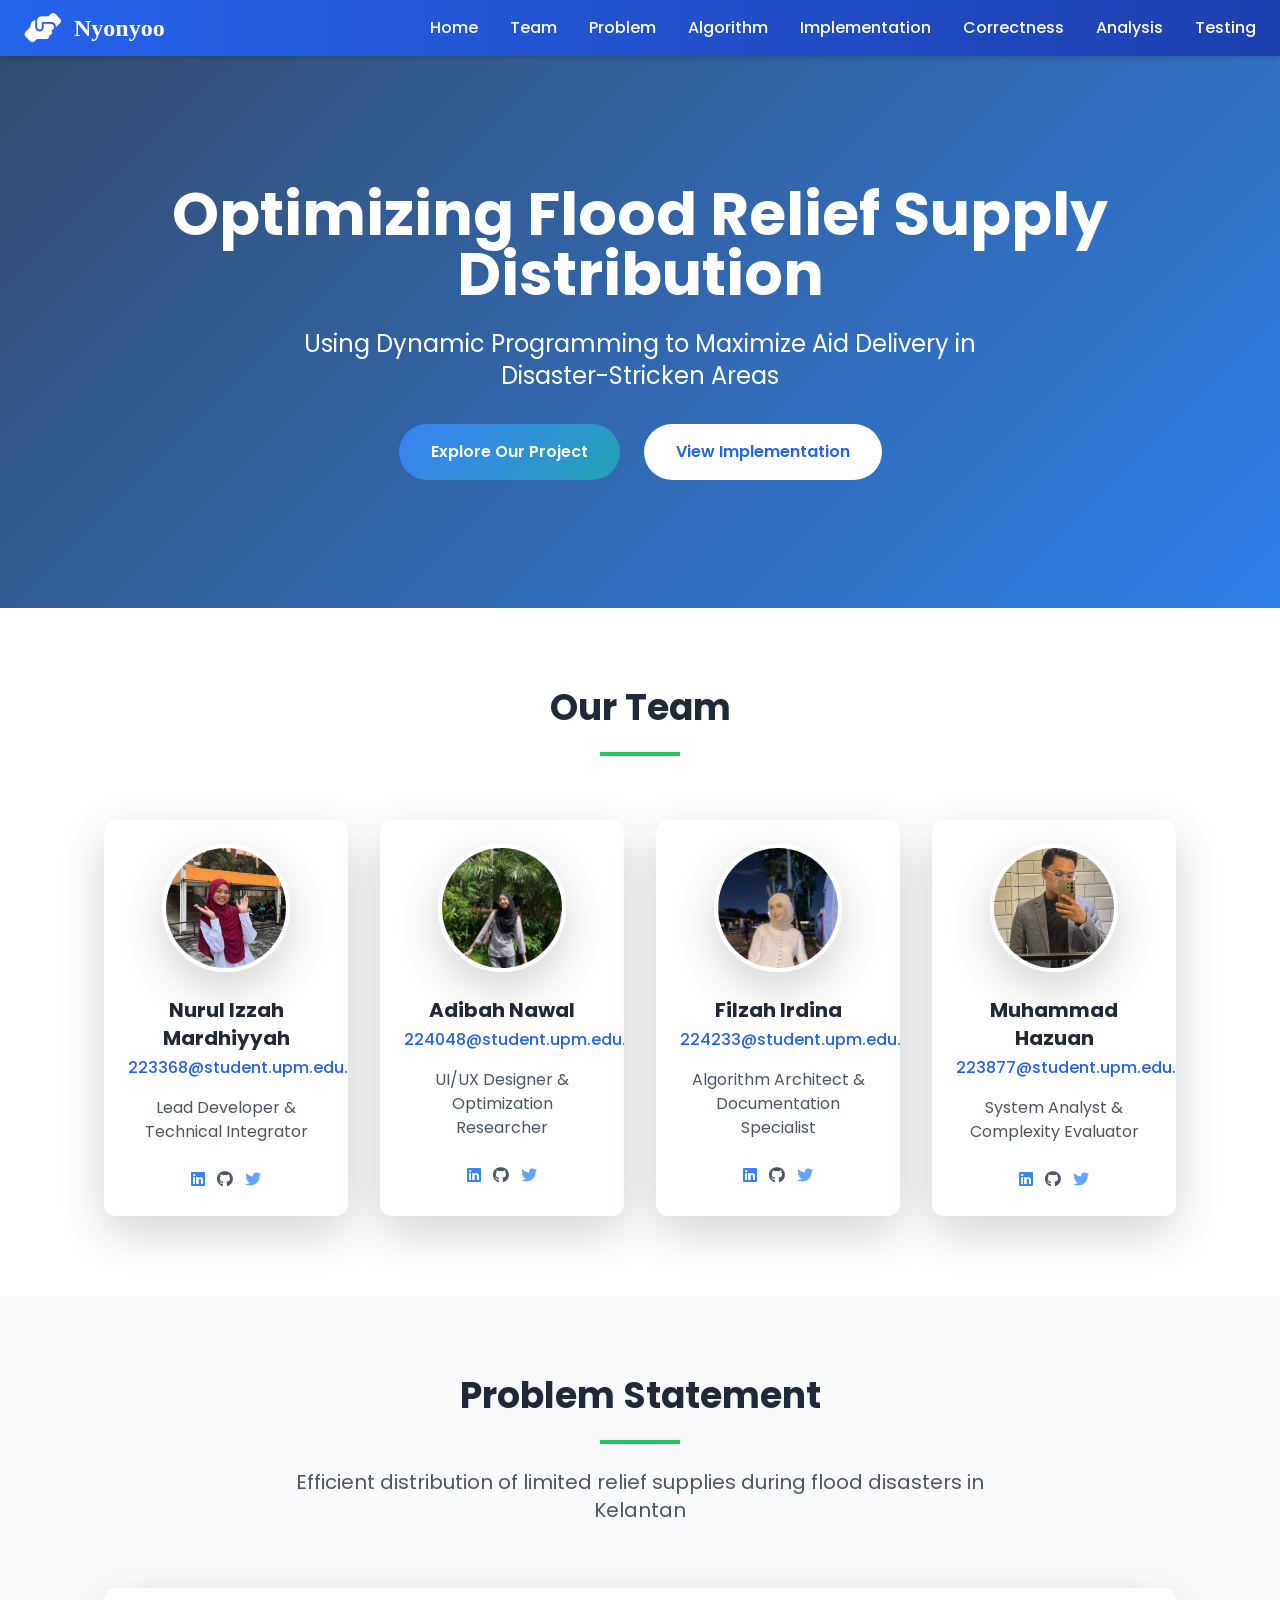
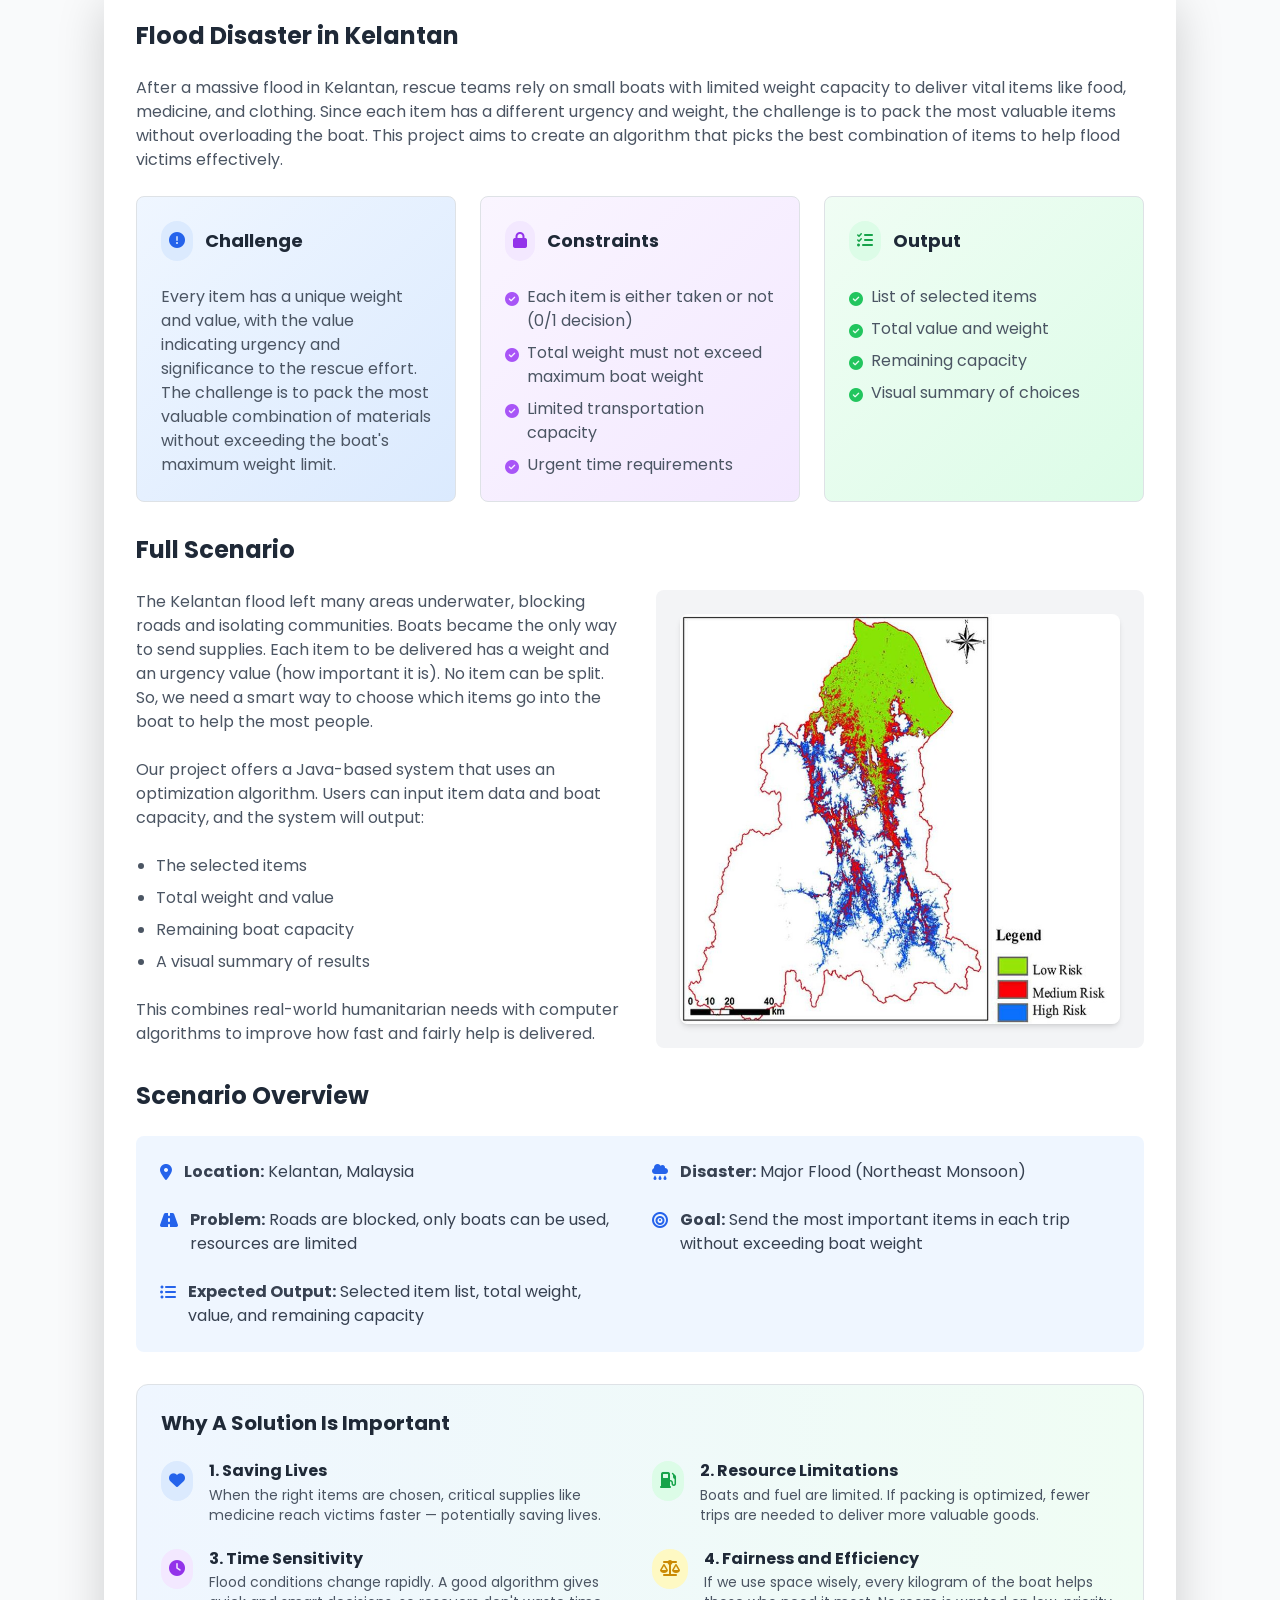
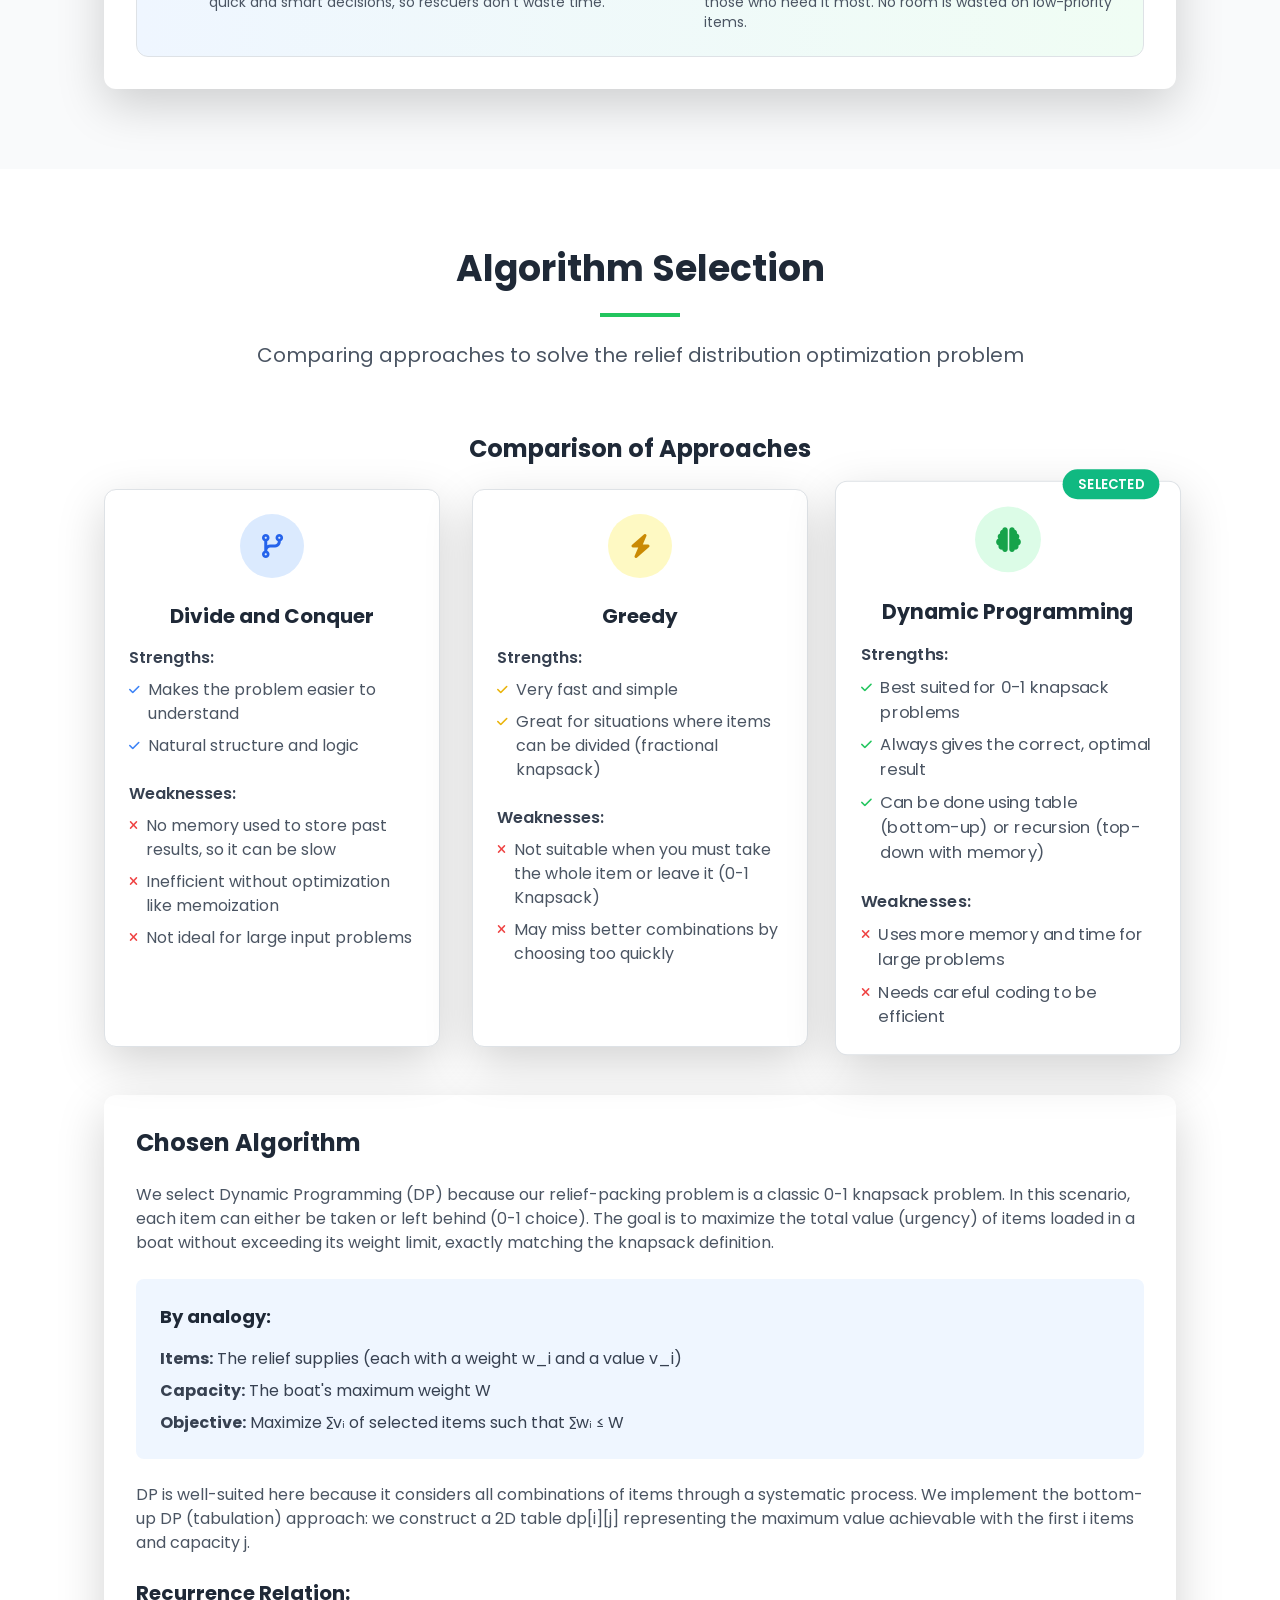
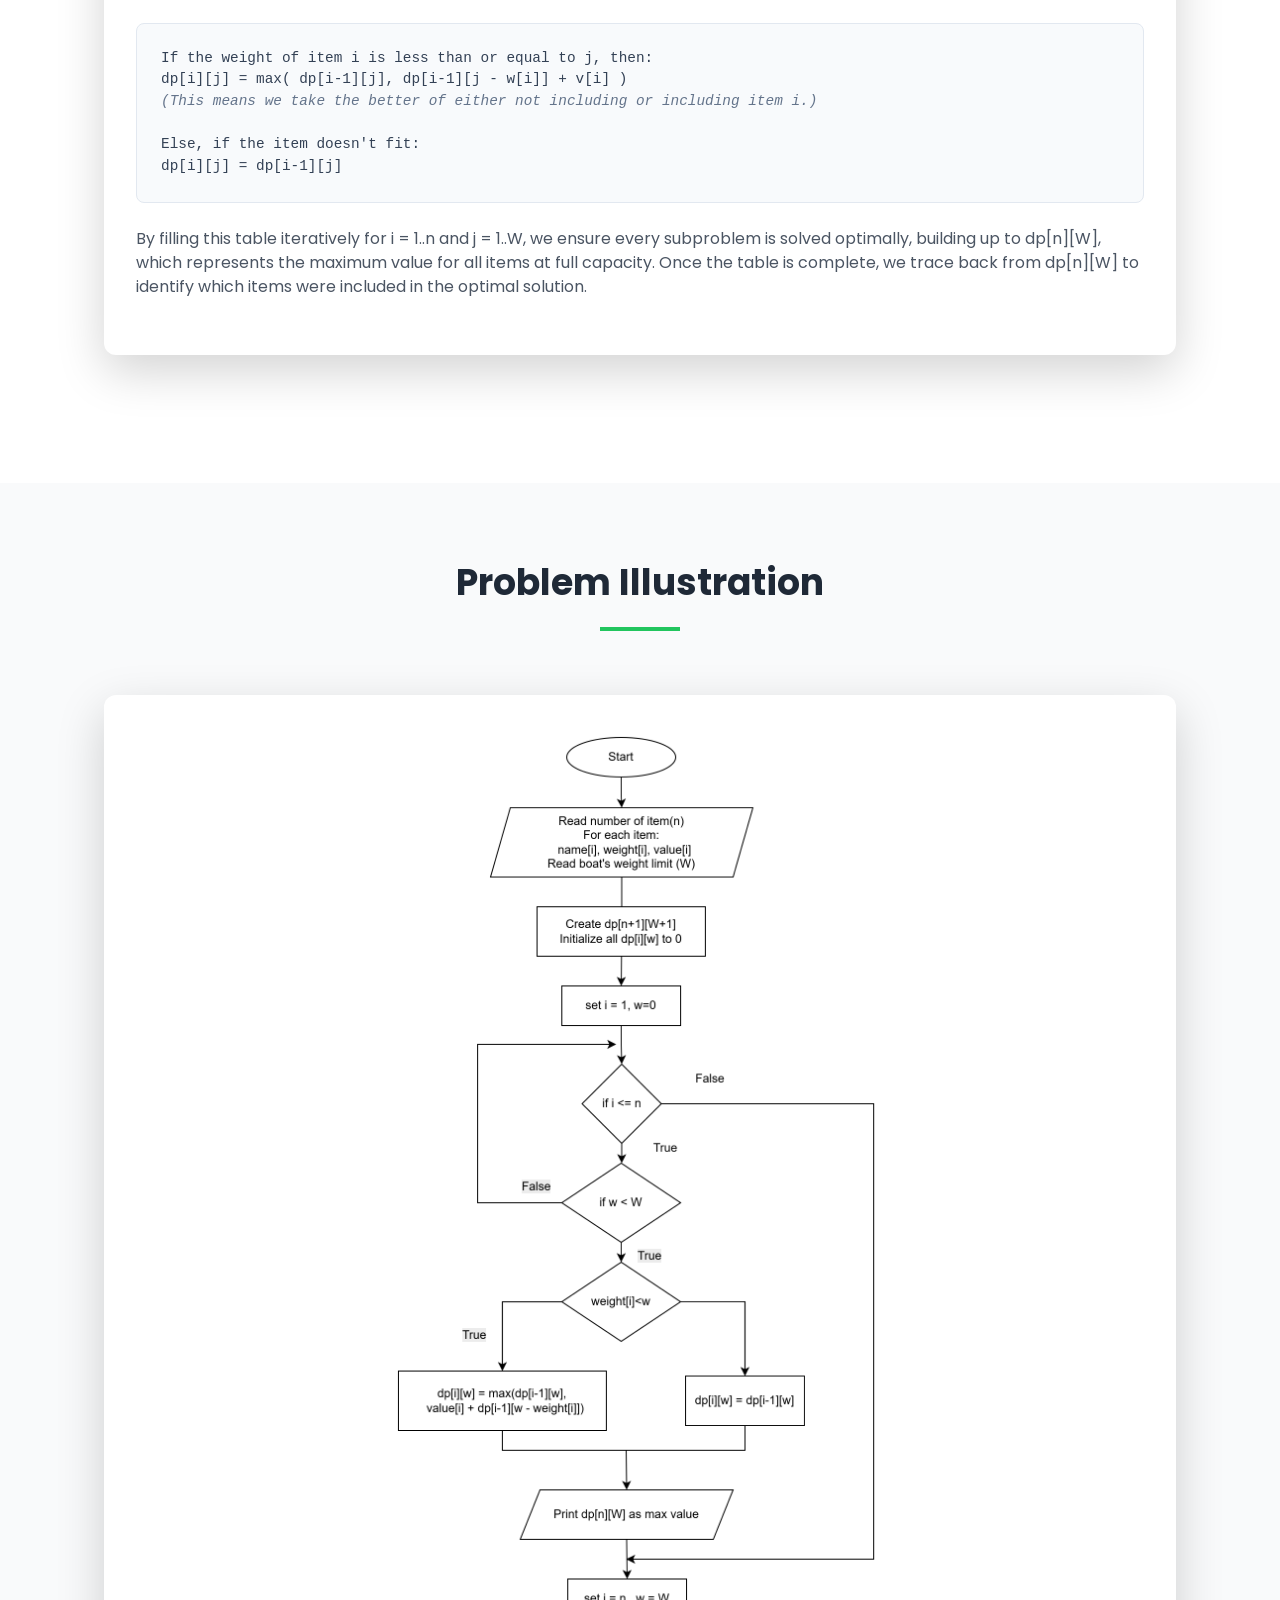
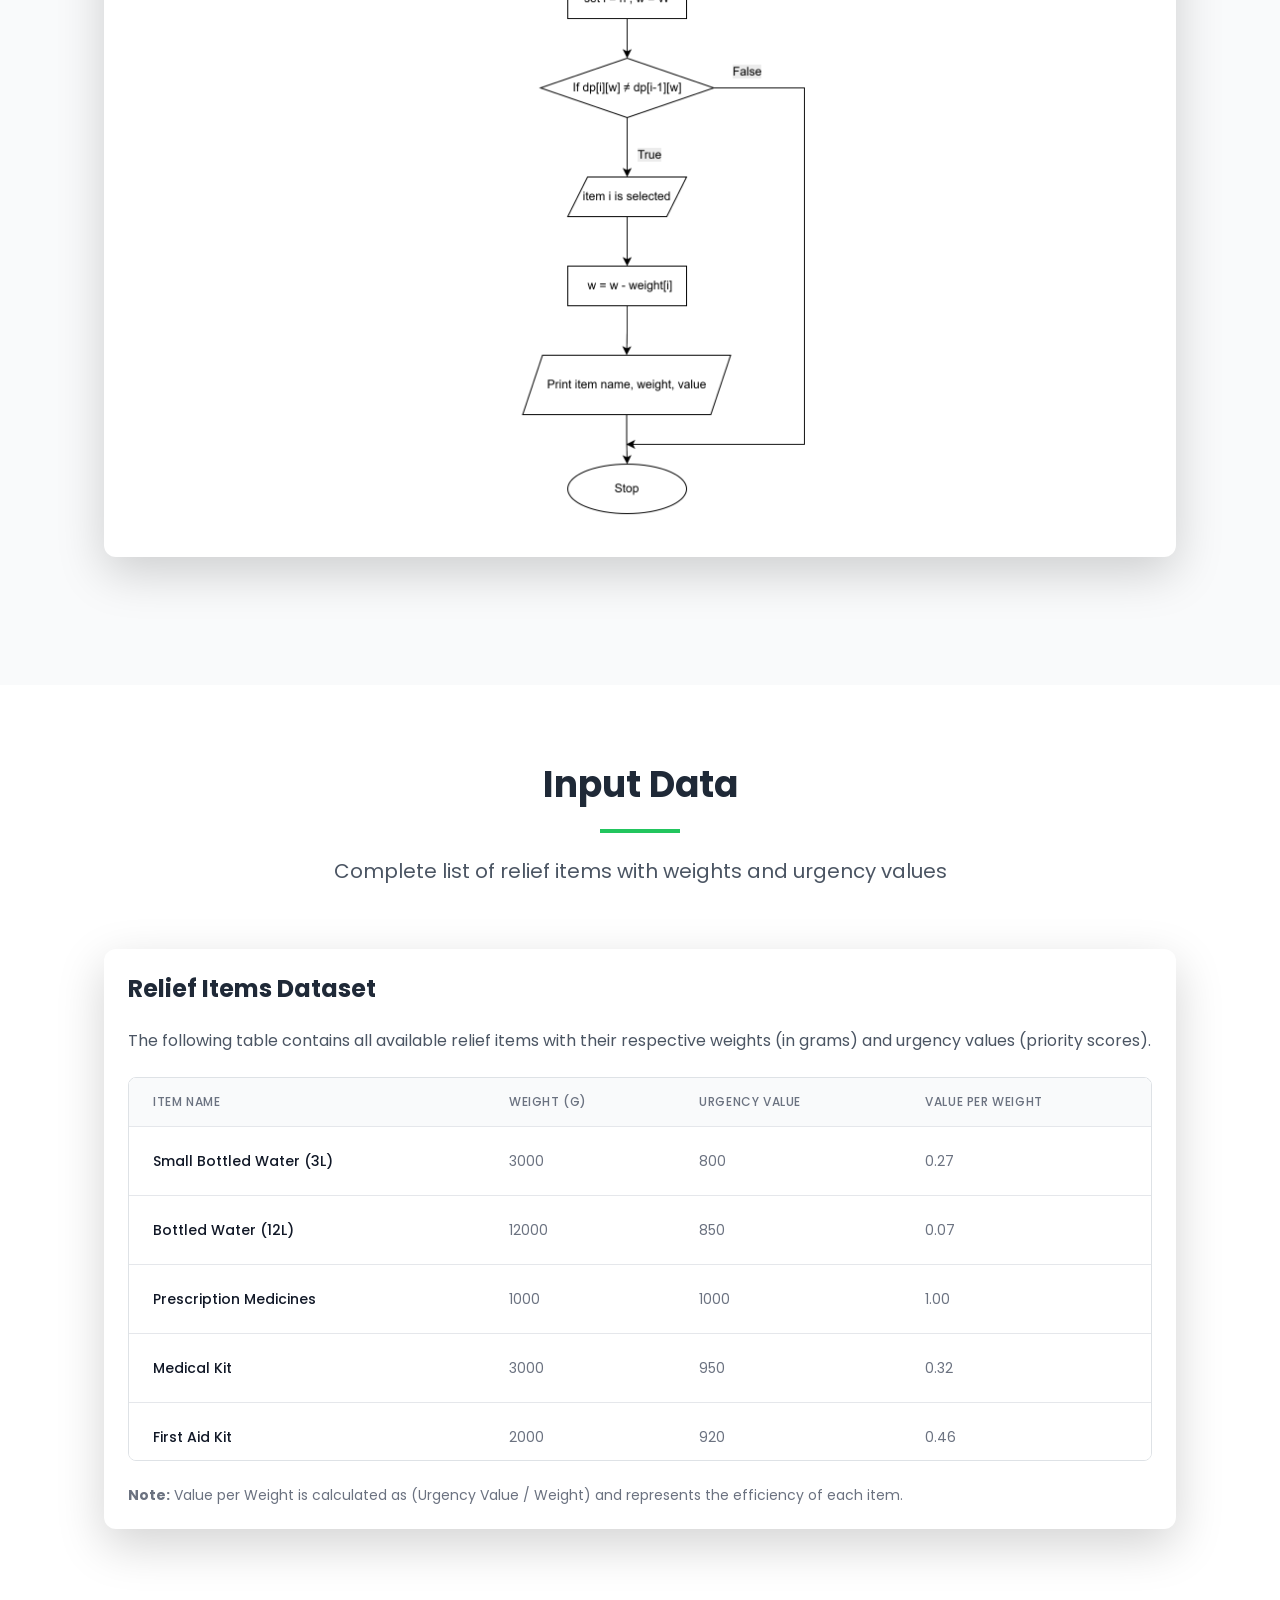
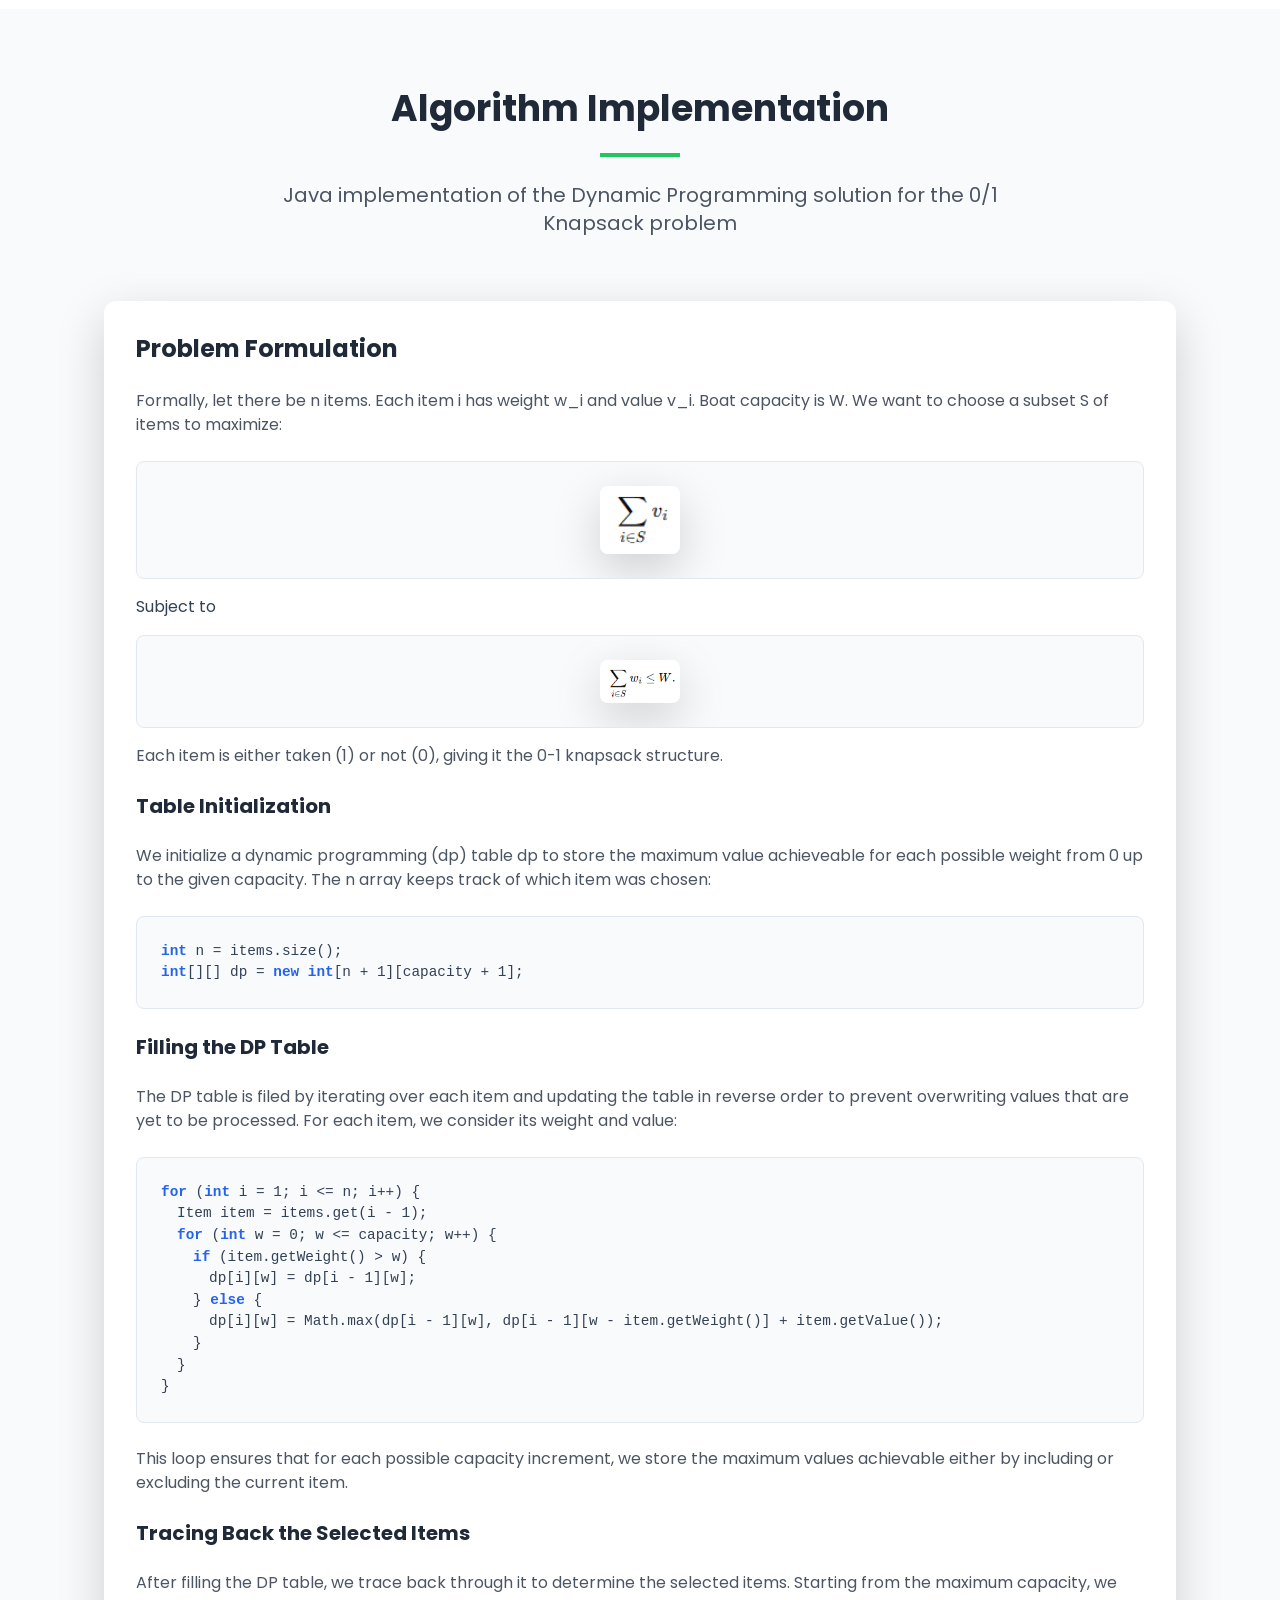
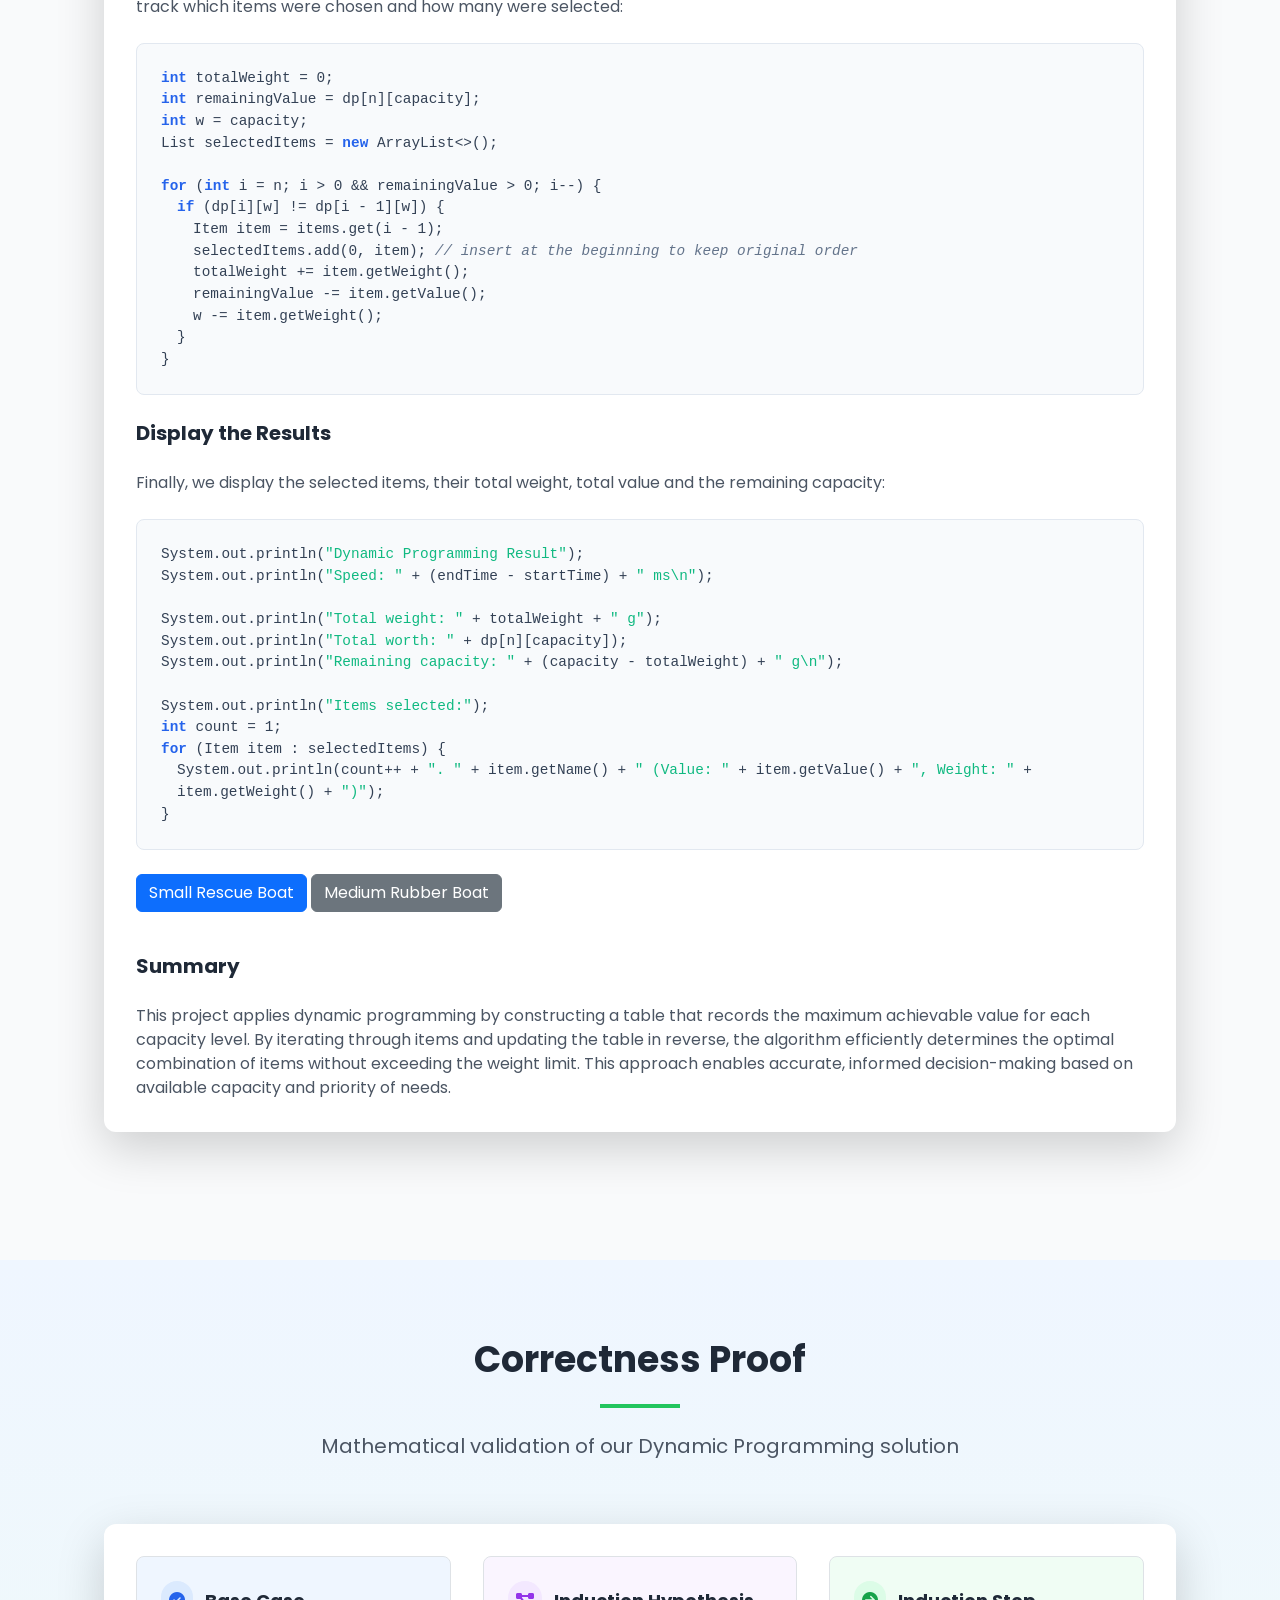
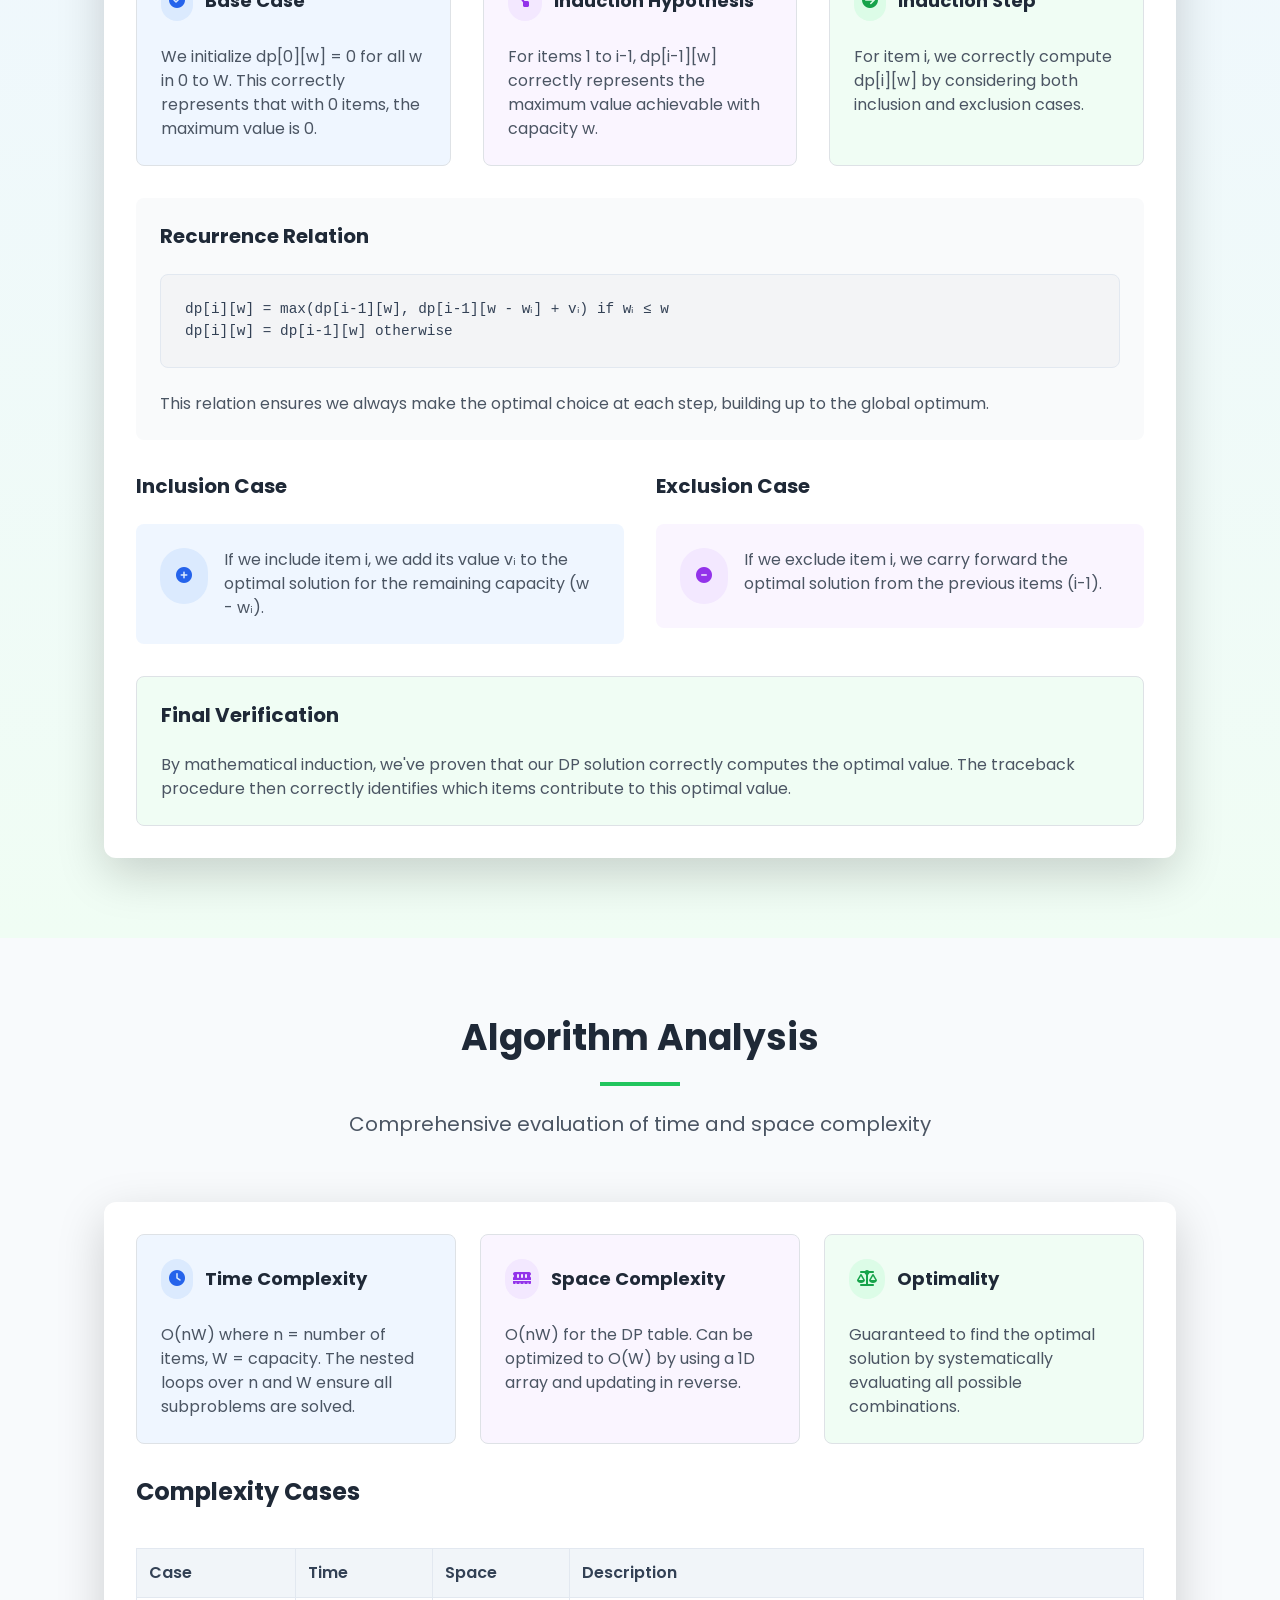
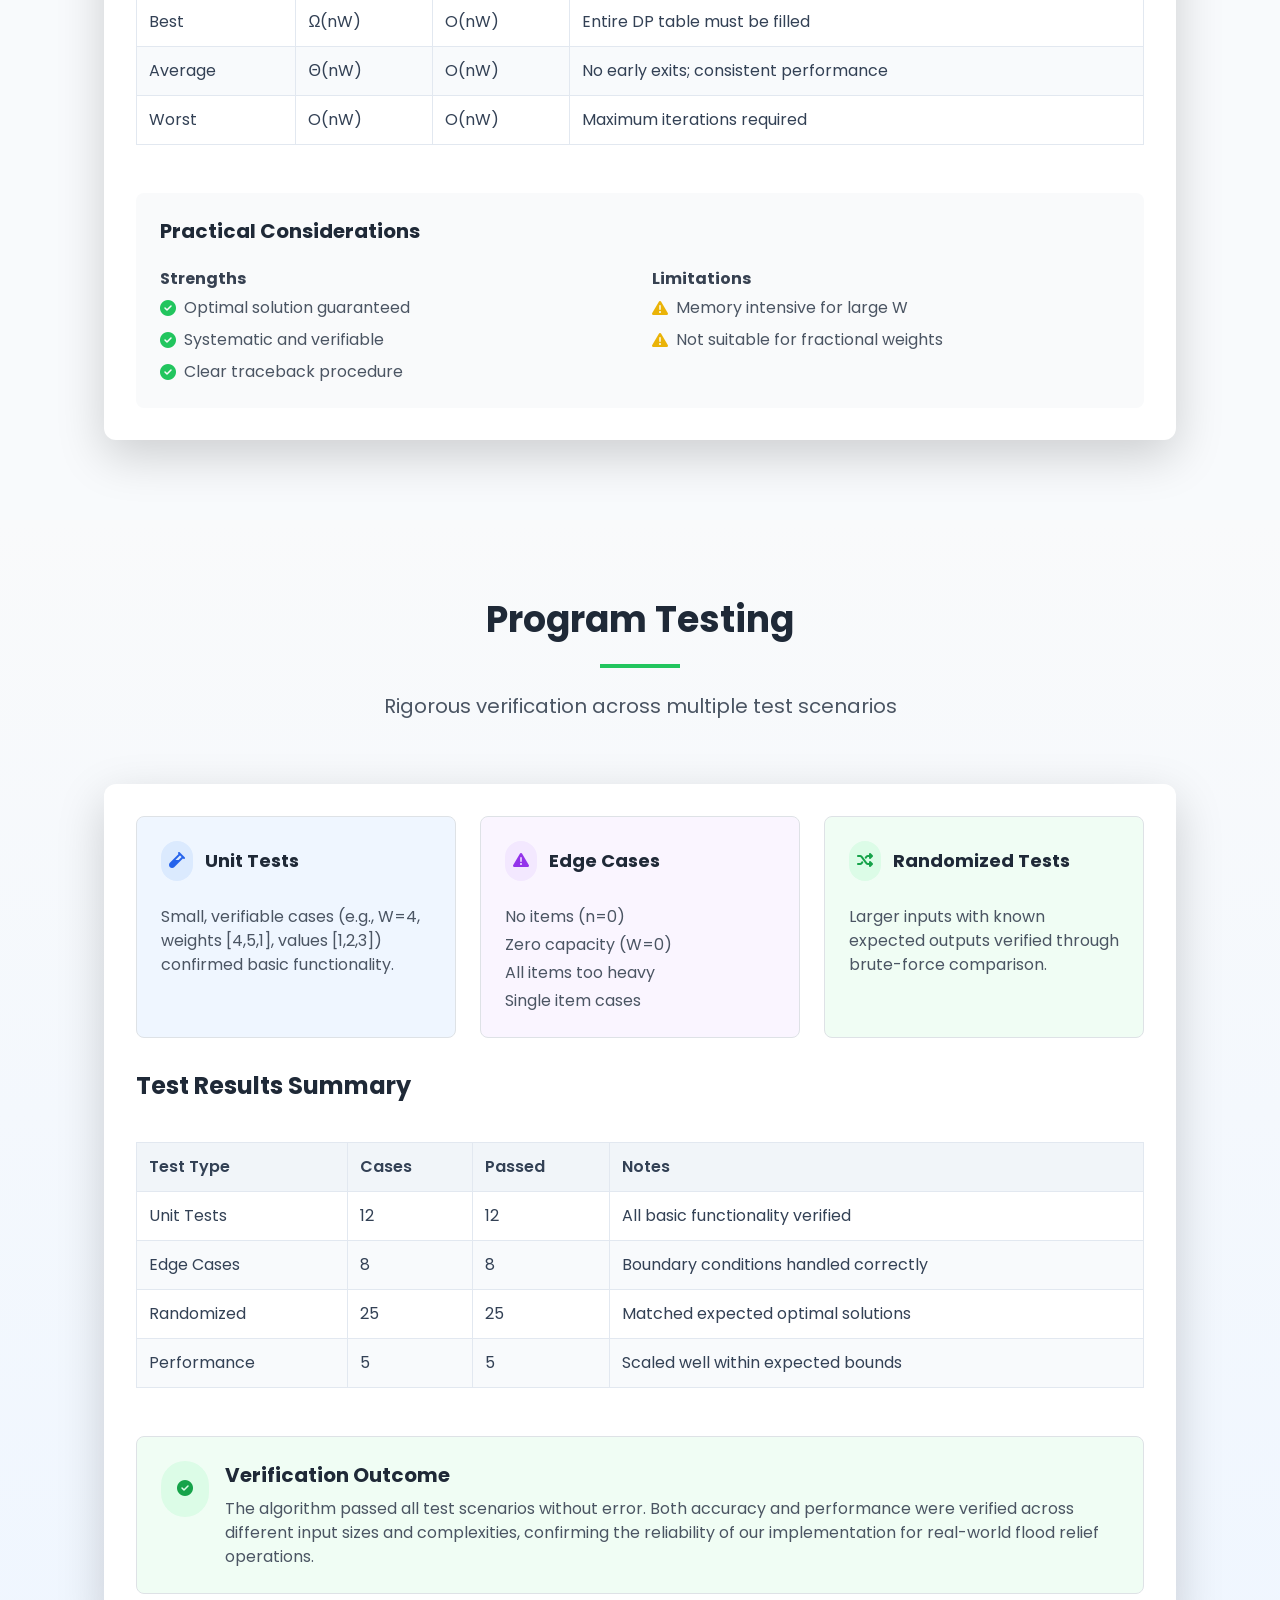
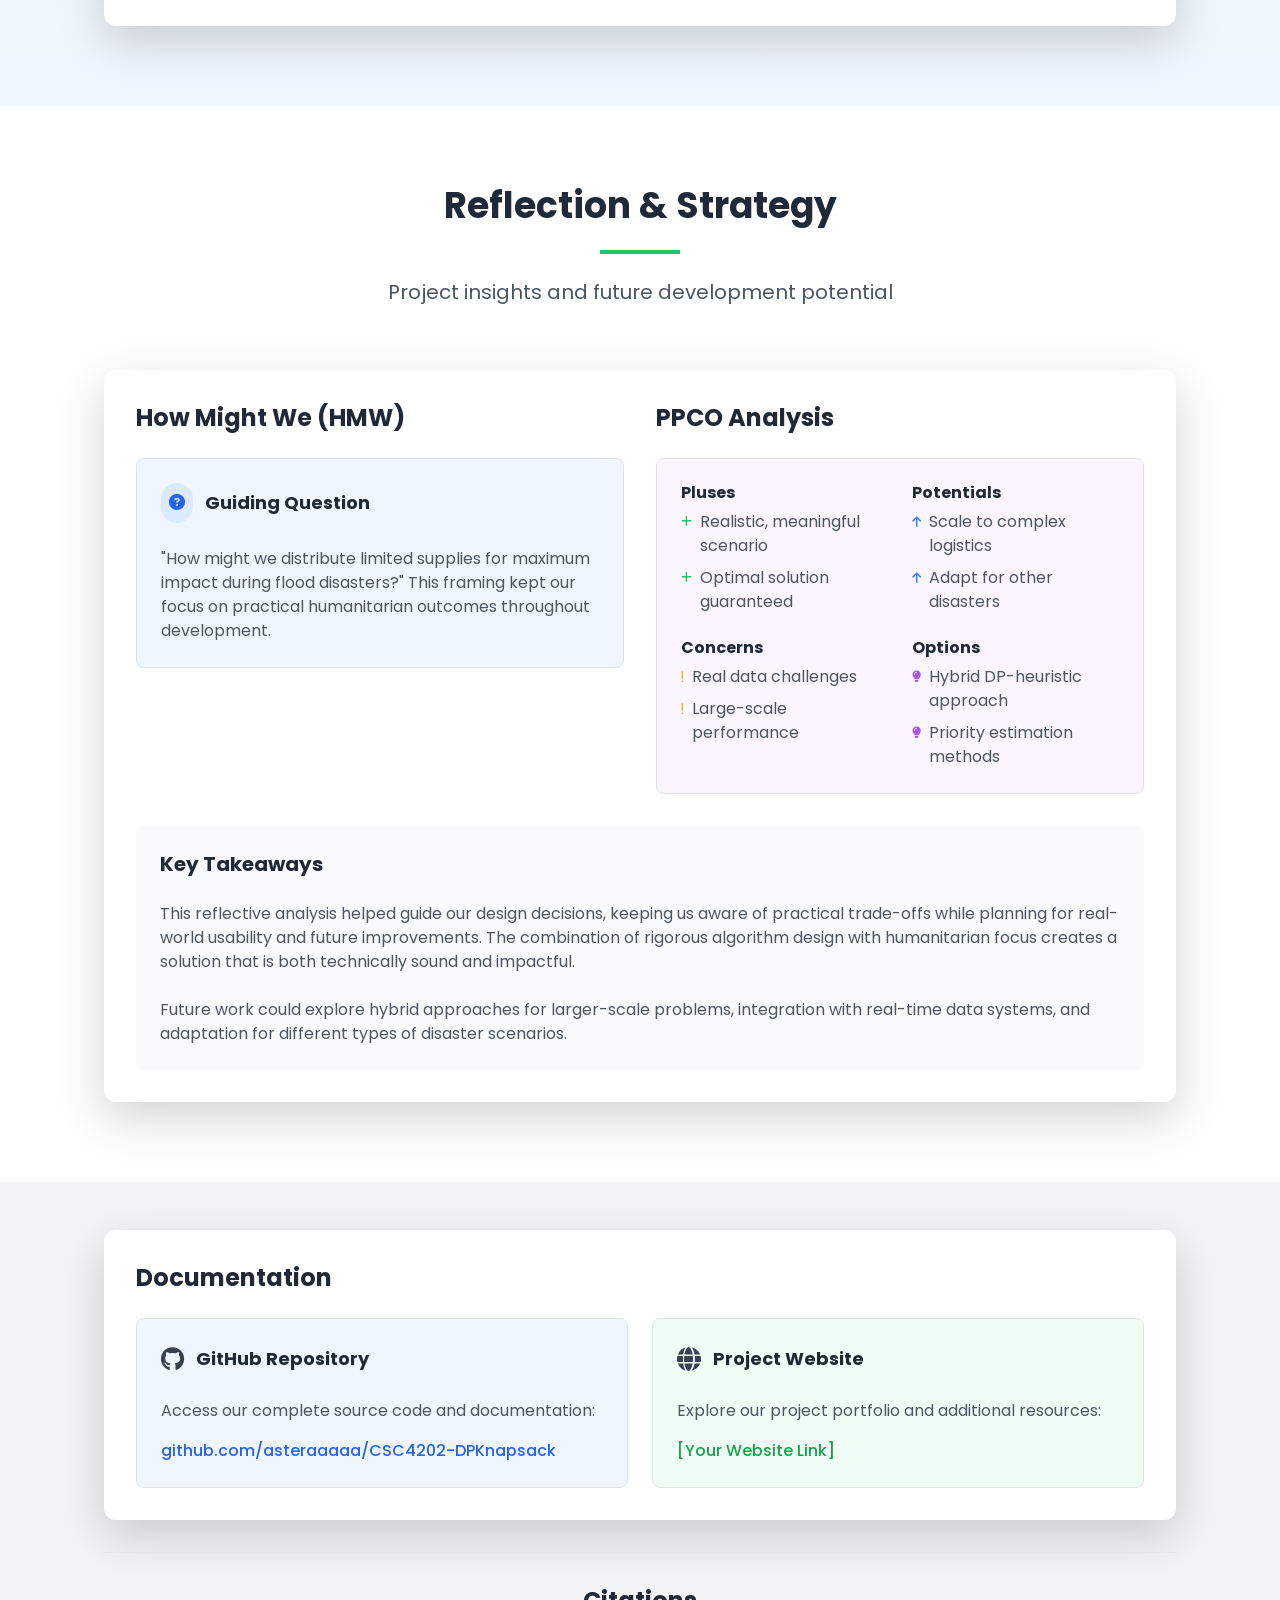
<file: docs/index.html>
<!DOCTYPE html>
<html lang="en">
<head>
    <meta charset="UTF-8">
    <meta name="viewport" content="width=device-width, initial-scale=1.0">
    <title>Nyonyoo Group | Flood Relief Optimization</title>
    <link rel="stylesheet" href="https://cdnjs.cloudflare.com/ajax/libs/font-awesome/6.4.0/css/all.min.css">
    <link href="https://fonts.googleapis.com/css2?family=Poppins:wght@300;400;500;600;700&family=Roboto+Slab:wght@300;400;600&display=swap" rel="stylesheet">
    <link href="https://cdn.jsdelivr.net/npm/bootstrap@5.3.7/dist/css/bootstrap.min.css" rel="stylesheet">
    <script defer src="https://cdn.jsdelivr.net/npm/bootstrap@5.3.7/dist/js/bootstrap.bundle.min.js"></script>

    <style>
        :root {
            --primary: #2563eb;
            --secondary: #022fbd;
            --accent: #10b981;
            --light: #f8fafc;
            --dark: #1e293b;
            --text: #334155;
            --gray: #64748b;
            --water: #0ea5e9;
            --land: #22c55e;
            --gradient: linear-gradient(135deg, #3b82f6 0%, #10b981 100%);
        }

        body {
            font-family: 'Poppins', sans-serif;
            line-height: 1.6;
            color: var(--text);
            background-color: var(--light);
            overflow-x: hidden;
            scroll-behavior: smooth;
        }

        .hero-gradient {
            background: linear-gradient(135deg, rgba(30, 58, 95, 0.9) 0%, rgba(26, 115, 232, 0.9) 100%),
            url('https://defendersofwildlife-360365372.imgix.net/sites/default/files/2019-04/Ocean%20Pixabay%20header.jpg?fit=max&ixlib=php-4.1.0&w=1110') no-repeat center center/cover;
        }

        .section-title h2 {
            position: relative;
            display: inline-block;
            padding-bottom: 15px;
        }

        .section-title h2::after {
            content: '';
            position: absolute;
            bottom: 0;
            left: 50%;
            transform: translateX(-50%);
            width: 80px;
            height: 4px;
            background-color: var(--accent);
            border-radius: 2px;
        }

        .card-hover {
            transition: all 0.3s ease;
        }

        .card-hover:hover {
            transform: translateY(-10px);
            box-shadow: 0 20px 25px -5px rgba(0, 0, 0, 0.1), 0 10px 10px -5px rgba(0, 0, 0, 0.04);
        }

        .team-member:hover .member-img {
            transform: scale(1.05);
            box-shadow: 0 20px 25px -5px rgba(0, 0, 0, 0.1), 0 10px 10px -5px rgba(0, 0, 0, 0.04);
        }

        .member-img {
            transition: all 0.3s ease;
        }

        .nav-link {
            position: relative;
        }

        .nav-link::after {
            content: '';
            position: absolute;
            bottom: -5px;
            left: 0;
            width: 0;
            height: 2px;
            background-color: white;
            transition: width 0.3s ease;
        }

        .nav-link:hover::after {
            width: 100%;
        }

        .btn-gradient {
            background: var(--gradient);
            background-size: 200% auto;
            transition: all 0.3s ease;
        }

        .btn-gradient:hover {
            background-position: right center;
            transform: translateY(-3px);
            box-shadow: 0 10px 15px -3px rgba(0, 0, 0, 0.1), 0 4px 6px -2px rgba(0, 0, 0, 0.05);
        }

        .algo-card.selected {
            position: relative;
            border: 3px solid var(--accent);
            transform: scale(1.03);
            box-shadow: 0 10px 15px -3px rgba(16, 185, 129, 0.3);
        }

        .algo-card.selected::after {
            content: 'SELECTED';
            position: absolute;
            top: -12px;
            right: 20px;
            background: var(--accent);
            color: white;
            padding: 5px 15px;
            border-radius: 20px;
            font-size: 0.8rem;
            font-weight: 600;
        }

        .flow-step::after {
            content: '→';
            position: absolute;
            right: -20px;
            top: 50%;
            transform: translateY(-50%);
            color: var(--gray);
            font-size: 1.5rem;
        }

        .flow-step:last-child::after {
            display: none;
        }

        .social-icon {
            transition: all 0.3s ease;
        }

        .social-icon:hover {
            transform: translateY(-5px) scale(1.1);
        }

        @media (max-width: 768px) {
            .flow-step::after {
                content: '↓';
                right: 50%;
                top: auto;
                bottom: -20px;
                transform: translateX(50%);
            }
        }

        /* Custom scrollbar */
        ::-webkit-scrollbar {
            width: 8px;
        }

        ::-webkit-scrollbar-track {
            background: #f1f1f1;
        }

        ::-webkit-scrollbar-thumb {
            background: var(--primary);
            border-radius: 4px;
        }

        ::-webkit-scrollbar-thumb:hover {
            background: var(--secondary);
        }

        /* Animation classes */
        .fade-in {
            animation: fadeIn 0.8s ease-in-out;
        }

        @keyframes fadeIn {
            from { opacity: 0; transform: translateY(20px); }
            to { opacity: 1; transform: translateY(0); }
        }

        .delay-1 { animation-delay: 0.2s; }
        .delay-2 { animation-delay: 0.4s; }
        .delay-3 { animation-delay: 0.6s; }
        .delay-4 { animation-delay: 0.8s; }

        /* New styles for code blocks */
        .code-block {
            background-color: #f8fafc;
            border-radius: 0.5rem;
            padding: 1.5rem;
            overflow-x: auto;
            font-family: 'Courier New', Courier, monospace;
            font-size: 0.9rem;
            line-height: 1.5;
            margin: 1rem 0;
            border: 1px solid #e2e8f0;
        }

        .code-keyword {
            color: #2563eb;
            font-weight: bold;
        }

        .code-comment {
            color: #64748b;
            font-style: italic;
        }

        .code-string {
            color: #10b981;
        }

        .code-number {
            color: #f59e0b;
        }

        .table-container {
            overflow-x: auto;
            margin: 1.5rem 0;
        }

        .data-table {
            width: 100%;
            border-collapse: collapse;
            margin: 1rem 0;
        }

        .data-table th, .data-table td {
            border: 1px solid #e2e8f0;
            padding: 0.75rem;
            text-align: left;
        }

        .data-table th {
            background-color: #f1f5f9;
            font-weight: 600;
        }

        .data-table tr:nth-child(even) {
            background-color: #f8fafc;
        }
    </style>
    <!-- Static Tailwind build (replaces the CDN script); must load after Bootstrap and the inline styles -->
    <link rel="stylesheet" href="tailwind.css">
</head>
<body class="antialiased">
<!-- Header & Navigation -->
<header class="bg-gradient-to-r from-blue-600 to-blue-800 text-white py-2.5 sticky top-0 z-50 shadow-md transition-all duration-300">
    <div class="container mx-auto px-4">
        <nav class="flex justify-between items-center">
            <div class="flex items-center">
                <i class="fas fa-hands-helping text-3xl mr-3 text-white"></i>
                <span class="text-2xl font-bold font-serif">Nyonyoo</span>
            </div>
            <ul class="hidden md:flex space-x-8">
                <li><a href="#home" class="nav-link text-white font-medium hover:text-blue-100 transition-colors">Home</a></li>
                <li><a href="#team" class="nav-link text-white font-medium hover:text-blue-100 transition-colors">Team</a></li>
                <li><a href="#problem" class="nav-link text-white font-medium hover:text-blue-100 transition-colors">Problem</a></li>
                <li><a href="#algorithm" class="nav-link text-white font-medium hover:text-blue-100 transition-colors">Algorithm</a></li>
                <li><a href="#implementation" class="nav-link text-white font-medium hover:text-blue-100 transition-colors">Implementation</a></li>
                <li><a href="#correctness" class="nav-link text-white font-medium hover:text-blue-100 transition-colors">Correctness</a></li>
                <li><a href="#analysis" class="nav-link text-white font-medium hover:text-blue-100 transition-colors">Analysis</a></li>
                <li><a href="#testing" class="nav-link text-white font-medium hover:text-blue-100 transition-colors">Testing</a></li>
            </ul>
            <button class="md:hidden text-2xl focus:outline-none">
                <i class="fas fa-bars"></i>
            </button>
        </nav>
    </div>
</header>

<!-- Hero Section -->
<section id="home" class="hero-gradient text-white py-24 md:py-32">
    <div class="container mx-auto px-4 text-center fade-in">
        <h1 class="text-4xl md:text-5xl lg:text-6xl font-bold mb-6 leading-tight">
            Optimizing Flood Relief Supply Distribution
        </h1>
        <p class="text-xl md:text-2xl max-w-3xl mx-auto mb-8">
            Using Dynamic Programming to Maximize Aid Delivery in Disaster-Stricken Areas
        </p>
        <div class="flex flex-col sm:flex-row justify-center gap-4">
            <a href="#problem" class="btn-gradient text-white font-semibold py-3 px-8 rounded-full inline-flex items-center justify-center">
                Explore Our Project
            </a>
            <a href="#implementation" class="bg-white text-blue-600 font-semibold py-3 px-8 rounded-full inline-flex items-center justify-center hover:bg-blue-50 transition-colors">
                View Implementation
            </a>
        </div>
    </div>
</section>

<!-- Team Section -->
<section id="team" class="py-20 px-20 bg-white">
    <div class="container mx-auto px-4">
        <div class="text-center mb-16">
            <h2 class="text-3xl md:text-4xl font-bold text-gray-800 mb-4">Our Team</h2>
            <div class="w-20 h-1 bg-green-500 mx-auto"></div>
        </div>

        <div class="grid grid-cols-1 md:grid-cols-2 lg:grid-cols-4 gap-8">
            <!-- Team Member 1 -->
            <div class="bg-white rounded-xl shadow-lg overflow-hidden transition-all duration-300 hover:shadow-xl fade-in delay-1">
                <div class="p-6 text-center">
                    <div class="relative mx-auto w-32 h-32 rounded-full overflow-hidden border-4 border-white shadow-lg mb-4">
                        <img src="images/team.jpg" alt="Team Member" class="w-full h-full object-cover">
                    </div>
                    <h3 class="text-xl font-bold text-gray-800 mb-1">Nurul Izzah Mardhiyyah</h3>
                    <p class="text-blue-600 font-medium mb-3">223368@student.upm.edu.my</p>
                    <p class="text-gray-600">Lead Developer & Technical Integrator</p>
                    <div class="flex justify-center mt-4 space-x-3">
                        <a href="#" class="text-blue-500 hover:text-blue-700"><i class="fab fa-linkedin"></i></a>
                        <a href="#" class="text-gray-600 hover:text-gray-800"><i class="fab fa-github"></i></a>
                        <a href="#" class="text-blue-400 hover:text-blue-600"><i class="fab fa-twitter"></i></a>
                    </div>
                </div>
            </div>

            <!-- Team Member 2 -->
            <div class="bg-white rounded-xl shadow-lg overflow-hidden transition-all duration-300 hover:shadow-xl fade-in delay-2">
                <div class="p-6 text-center">
                    <div class="relative mx-auto w-32 h-32 rounded-full overflow-hidden border-4 border-white shadow-lg mb-4">
                        <img src="images/nawal.png" alt="Team Member" class="w-full h-full object-cover">
                    </div>
                    <h3 class="text-xl font-bold text-gray-800 mb-1">Adibah Nawal</h3>
                    <p class="text-blue-600 font-medium mb-3">224048@student.upm.edu.my</p>
                    <p class="text-gray-600">UI/UX Designer & Optimization Researcher</p>
                    <div class="flex justify-center mt-4 space-x-3">
                        <a href="#" class="text-blue-500 hover:text-blue-700"><i class="fab fa-linkedin"></i></a>
                        <a href="#" class="text-gray-600 hover:text-gray-800"><i class="fab fa-github"></i></a>
                        <a href="#" class="text-blue-400 hover:text-blue-600"><i class="fab fa-twitter"></i></a>
                    </div>
                </div>
            </div>

            <!-- Team Member 3 -->
            <div class="bg-white rounded-xl shadow-lg overflow-hidden transition-all duration-300 hover:shadow-xl fade-in delay-3">
                <div class="p-6 text-center">
                    <div class="relative mx-auto w-32 h-32 rounded-full overflow-hidden border-4 border-white shadow-lg mb-4">
                        <img src="images/pija.png" alt="Team Member" class="w-full h-full object-cover">
                    </div>
                    <h3 class="text-xl font-bold text-gray-800 mb-1">Filzah Irdina</h3>
                    <p class="text-blue-600 font-medium mb-3">224233@student.upm.edu.my</p>
                    <p class="text-gray-600">Algorithm Architect & Documentation Specialist</p>
                    <div class="flex justify-center mt-4 space-x-3">
                        <a href="#" class="text-blue-500 hover:text-blue-700"><i class="fab fa-linkedin"></i></a>
                        <a href="#" class="text-gray-600 hover:text-gray-800"><i class="fab fa-github"></i></a>
                        <a href="#" class="text-blue-400 hover:text-blue-600"><i class="fab fa-twitter"></i></a>
                    </div>
                </div>
            </div>

            <!-- Team Member 4 -->
            <div class="bg-white rounded-xl shadow-lg overflow-hidden transition-all duration-300 hover:shadow-xl fade-in delay-4">
                <div class="p-6 text-center">
                    <div class="relative mx-auto w-32 h-32 rounded-full overflow-hidden border-4 border-white shadow-lg mb-4">
                        <img src="images/wan.jpg" alt="Team Member" class="w-full h-full object-cover">
                    </div>
                    <h3 class="text-xl font-bold text-gray-800 mb-1">Muhammad Hazuan</h3>
                    <p class="text-blue-600 font-medium mb-3">223877@student.upm.edu.my</p>
                    <p class="text-gray-600">System Analyst & Complexity Evaluator</p>
                    <div class="flex justify-center mt-4 space-x-3">
                        <a href="#" class="text-blue-500 hover:text-blue-700"><i class="fab fa-linkedin"></i></a>
                        <a href="#" class="text-gray-600 hover:text-gray-800"><i class="fab fa-github"></i></a>
                        <a href="#" class="text-blue-400 hover:text-blue-600"><i class="fab fa-twitter"></i></a>
                    </div>
                </div>
            </div>
        </div>
    </div>
</section>

<!-- Problem Statement -->
<section id="problem" class="py-20 px-20 bg-gray-50">
    <div class="container mx-auto px-4">
        <div class="text-center mb-16">
            <h2 class="text-3xl md:text-4xl font-bold text-gray-800 mb-4">Problem Statement</h2>
            <div class="w-20 h-1 bg-green-500 mx-auto"></div>
            <p class="text-xl text-gray-600 max-w-3xl mx-auto mt-4">
                Efficient distribution of limited relief supplies during flood disasters in Kelantan
            </p>
        </div>

        <div class="bg-white rounded-xl shadow-lg overflow-hidden">
            <div class="p-8">
                <h3 class="text-2xl font-bold text-gray-800 mb-4">Flood Disaster in Kelantan</h3>
                <p class="text-gray-600 mb-6">
                    After a massive flood in Kelantan, rescue teams rely on small boats with limited weight capacity to deliver vital items like food, medicine, and clothing. Since each item has a different urgency and weight, the challenge is to pack the most valuable items without overloading the boat. This project aims to create an algorithm that picks the best combination of items to help flood victims effectively.
                </p>

                <div class="grid grid-cols-1 md:grid-cols-3 gap-6 mb-8">
                    <!-- Challenge Card -->
                    <div class="bg-gradient-to-br from-blue-50 to-blue-100 rounded-lg p-6 border border-blue-100">
                        <div class="flex items-center mb-4">
                            <div class="bg-blue-100 p-2 rounded-full mr-3">
                                <i class="fas fa-exclamation-circle text-blue-600"></i>
                            </div>
                            <h4 class="text-lg font-bold text-gray-800">Challenge</h4>
                        </div>
                        <p class="text-gray-600">
                            Every item has a unique weight and value, with the value indicating urgency and significance to the rescue effort. The challenge is to pack the most valuable combination of materials without exceeding the boat's maximum weight limit.
                        </p>
                    </div>

                    <!-- Constraints Card -->
                    <div class="bg-gradient-to-br from-purple-50 to-purple-100 rounded-lg p-6 border border-purple-100">
                        <div class="flex items-center mb-4">
                            <div class="bg-purple-100 p-2 rounded-full mr-3">
                                <i class="fas fa-lock text-purple-600"></i>
                            </div>
                            <h4 class="text-lg font-bold text-gray-800">Constraints</h4>
                        </div>
                        <ul class="text-gray-600 space-y-2">
                            <li class="flex items-start">
                                <i class="fas fa-check-circle text-purple-500 mt-1 mr-2 text-sm"></i>
                                <span>Each item is either taken or not (0/1 decision)</span>
                            </li>
                            <li class="flex items-start">
                                <i class="fas fa-check-circle text-purple-500 mt-1 mr-2 text-sm"></i>
                                <span>Total weight must not exceed maximum boat weight</span>
                            </li>
                            <li class="flex items-start">
                                <i class="fas fa-check-circle text-purple-500 mt-1 mr-2 text-sm"></i>
                                <span>Limited transportation capacity</span>
                            </li>
                            <li class="flex items-start">
                                <i class="fas fa-check-circle text-purple-500 mt-1 mr-2 text-sm"></i>
                                <span>Urgent time requirements</span>
                            </li>
                        </ul>
                    </div>

                    <!-- Output Card -->
                    <div class="bg-gradient-to-br from-green-50 to-green-100 rounded-lg p-6 border border-green-100">
                        <div class="flex items-center mb-4">
                            <div class="bg-green-100 p-2 rounded-full mr-3">
                                <i class="fas fa-tasks text-green-600"></i>
                            </div>
                            <h4 class="text-lg font-bold text-gray-800">Output</h4>
                        </div>
                        <ul class="text-gray-600 space-y-2">
                            <li class="flex items-start">
                                <i class="fas fa-check-circle text-green-500 mt-1 mr-2 text-sm"></i>
                                <span>List of selected items</span>
                            </li>
                            <li class="flex items-start">
                                <i class="fas fa-check-circle text-green-500 mt-1 mr-2 text-sm"></i>
                                <span>Total value and weight</span>
                            </li>
                            <li class="flex items-start">
                                <i class="fas fa-check-circle text-green-500 mt-1 mr-2 text-sm"></i>
                                <span>Remaining capacity</span>
                            </li>
                            <li class="flex items-start">
                                <i class="fas fa-check-circle text-green-500 mt-1 mr-2 text-sm"></i>
                                <span>Visual summary of choices</span>
                            </li>
                        </ul>
                    </div>
                </div>

                <h3 class="text-2xl font-bold text-gray-800 mt-8 mb-4">Full Scenario</h3>
                <div class="grid grid-cols-1 lg:grid-cols-2 gap-8 mb-8">
                    <div>
                        <p class="text-gray-600 mb-4">
                            The Kelantan flood left many areas underwater, blocking roads and isolating communities. Boats became the only way to send supplies. Each item to be delivered has a weight and an urgency value (how important it is). No item can be split. So, we need a smart way to choose which items go into the boat to help the most people.
                        </p>
                        <p class="text-gray-600">
                            Our project offers a Java-based system that uses an optimization algorithm. Users can input item data and boat capacity, and the system will output:
                        </p>
                        <ul class="list-disc pl-5 mt-4 text-gray-600 space-y-2">
                            <li>The selected items</li>
                            <li>Total weight and value</li>
                            <li>Remaining boat capacity</li>
                            <li>A visual summary of results</li>
                        </ul>
                        <p class="text-gray-600 mt-4">
                            This combines real-world humanitarian needs with computer algorithms to improve how fast and fairly help is delivered.
                        </p>
                    </div>
                    <div>
                        <div class="bg-gray-100 rounded-lg p-4 h-full flex items-center justify-center">
                            <img src="images/map.png"
                                 alt="Flood scenario"
                                 class="rounded-lg shadow-md w-full h-auto object-cover">
                        </div>
                    </div>
                </div>

                <h3 class="text-2xl font-bold text-gray-800 mb-4">Scenario Overview</h3>
                <div class="bg-blue-50 rounded-lg p-6 mb-8">
                    <ul class="grid grid-cols-1 md:grid-cols-2 gap-4 text-gray-700">
                        <li class="flex items-start">
                            <i class="fas fa-map-marker-alt text-blue-600 mt-1 mr-3"></i>
                            <span><strong>Location:</strong> Kelantan, Malaysia</span>
                        </li>
                        <li class="flex items-start">
                            <i class="fas fa-cloud-rain text-blue-600 mt-1 mr-3"></i>
                            <span><strong>Disaster:</strong> Major Flood (Northeast Monsoon)</span>
                        </li>
                        <li class="flex items-start">
                            <i class="fas fa-road text-blue-600 mt-1 mr-3"></i>
                            <span><strong>Problem:</strong> Roads are blocked, only boats can be used, resources are limited</span>
                        </li>
                        <li class="flex items-start">
                            <i class="fas fa-bullseye text-blue-600 mt-1 mr-3"></i>
                            <span><strong>Goal:</strong> Send the most important items in each trip without exceeding boat weight</span>
                        </li>
                        <li class="flex items-start">
                            <i class="fas fa-list-ul text-blue-600 mt-1 mr-3"></i>
                            <span><strong>Expected Output:</strong> Selected item list, total weight, value, and remaining capacity</span>
                        </li>
                    </ul>
                </div>

                <div class="bg-gradient-to-r from-blue-50 to-green-50 rounded-xl p-6 border border-blue-100">
                    <h4 class="text-xl font-bold text-gray-800 mb-4">Why A Solution Is Important</h4>
                    <div class="grid grid-cols-1 md:grid-cols-2 gap-6">
                        <div class="flex items-start">
                            <div class="bg-blue-100 p-2 rounded-full mr-4">
                                <i class="fas fa-heart text-blue-600"></i>
                            </div>
                            <div>
                                <h5 class="font-bold text-gray-800 mb-1">1. Saving Lives</h5>
                                <p class="text-gray-600 text-sm">
                                    When the right items are chosen, critical supplies like medicine reach victims faster — potentially saving lives.
                                </p>
                            </div>
                        </div>
                        <div class="flex items-start">
                            <div class="bg-green-100 p-2 rounded-full mr-4">
                                <i class="fas fa-gas-pump text-green-600"></i>
                            </div>
                            <div>
                                <h5 class="font-bold text-gray-800 mb-1">2. Resource Limitations</h5>
                                <p class="text-gray-600 text-sm">
                                    Boats and fuel are limited. If packing is optimized, fewer trips are needed to deliver more valuable goods.
                                </p>
                            </div>
                        </div>
                        <div class="flex items-start">
                            <div class="bg-purple-100 p-2 rounded-full mr-4">
                                <i class="fas fa-clock text-purple-600"></i>
                            </div>
                            <div>
                                <h5 class="font-bold text-gray-800 mb-1">3. Time Sensitivity</h5>
                                <p class="text-gray-600 text-sm">
                                    Flood conditions change rapidly. A good algorithm gives quick and smart decisions, so rescuers don't waste time.
                                </p>
                            </div>
                        </div>
                        <div class="flex items-start">
                            <div class="bg-yellow-100 p-2 rounded-full mr-4">
                                <i class="fas fa-balance-scale text-yellow-600"></i>
                            </div>
                            <div>
                                <h5 class="font-bold text-gray-800 mb-1">4. Fairness and Efficiency</h5>
                                <p class="text-gray-600 text-sm">
                                    If we use space wisely, every kilogram of the boat helps those who need it most. No room is wasted on low-priority items.
                                </p>
                            </div>
                        </div>
                    </div>
                </div>
            </div>
        </div>
    </div>
</section>

<!-- Algorithm Section -->
<section id="algorithm" class="py-20 px-20 bg-white">
    <div class="container mx-auto px-4">
        <div class="text-center mb-16">
            <h2 class="text-3xl md:text-4xl font-bold text-gray-800 mb-4">Algorithm Selection</h2>
            <div class="w-20 h-1 bg-green-500 mx-auto"></div>
            <p class="text-xl text-gray-600 max-w-3xl mx-auto mt-4">
                Comparing approaches to solve the relief distribution optimization problem
            </p>
        </div>

        <div class="text-center mb-12">
            <h3 class="text-2xl font-bold text-gray-800 mb-6">Comparison of Approaches</h3>
            <div class="grid grid-cols-1 md:grid-cols-3 gap-8">
                <!-- Divide and Conquer -->
                <div class="bg-white rounded-xl shadow-lg border border-gray-200 p-6 transition-all duration-300 hover:shadow-xl">
                    <div class="bg-blue-100 w-16 h-16 rounded-full flex items-center justify-center mx-auto mb-4">
                        <i class="fas fa-code-branch text-blue-600 text-2xl"></i>
                    </div>
                    <h4 class="text-xl font-bold text-gray-800 mb-3">Divide and Conquer</h4>
                    <div class="text-left">
                        <p class="font-semibold text-gray-700 mb-2">Strengths:</p>
                        <ul class="text-gray-600 mb-4 space-y-2">
                            <li class="flex items-start">
                                <i class="fas fa-check text-blue-500 mt-1 mr-2 text-xs
                                "></i>Makes the problem easier to understand</li>
                            <li class="flex items-start">
                                <i class="fas fa-check text-blue-500 mt-1 mr-2 text-xs"></i>Natural structure and logic
                            </li>
                        </ul>
                        <p class="font-semibold text-gray-700 mb-2">Weaknesses:</p>
                        <ul class="text-gray-600 space-y-2">
                            <li class="flex items-start">
                                <i class="fas fa-times text-red-500 mt-1 mr-2 text-xs"></i>No memory used to store past results, so it can be slow
                            </li>
                            <li class="flex items-start">
                                <i class="fas fa-times text-red-500 mt-1 mr-2 text-xs"></i>Inefficient without optimization like memoization
                            </li>
                            <li class="flex items-start">
                                <i class="fas fa-times text-red-500 mt-1 mr-2 text-xs"></i>Not ideal for large input problems
                            </li>
                        </ul>
                    </div>
                </div>

                <!-- Greedy -->
                <div class="bg-white rounded-xl shadow-lg border border-gray-200 p-6 transition-all duration-300 hover:shadow-xl">
                    <div class="bg-yellow-100 w-16 h-16 rounded-full flex items-center justify-center mx-auto mb-4">
                        <i class="fas fa-bolt text-yellow-600 text-2xl"></i>
                    </div>
                    <h4 class="text-xl font-bold text-gray-800 mb-3">Greedy</h4>
                    <div class="text-left">
                        <p class="font-semibold text-gray-700 mb-2">Strengths:</p>
                        <ul class="text-gray-600 mb-4 space-y-2">
                            <li class="flex items-start">
                                <i class="fas fa-check text-yellow-500 mt-1 mr-2 text-xs"></i>Very fast and simple
                            </li>
                            <li class="flex items-start">
                                <i class="fas fa-check text-yellow-500 mt-1 mr-2 text-xs"></i>Great for situations where items can be divided (fractional knapsack)
                            </li>
                        </ul>
                        <p class="font-semibold text-gray-700 mb-2">Weaknesses:</p>
                        <ul class="text-gray-600 space-y-2">
                            <li class="flex items-start">
                                <i class="fas fa-times text-red-500 mt-1 mr-2 text-xs"></i>Not suitable when you must take the whole item or leave it (0-1 Knapsack)
                            </li>
                            <li class="flex items-start">
                                <i class="fas fa-times text-red-500 mt-1 mr-2 text-xs"></i>May miss better combinations by choosing too quickly
                            </li>
                        </ul>
                    </div>
                </div>

                <!-- Dynamic Programming -->
                <div class="bg-white rounded-xl shadow-lg border border-green p-6 transition-all duration-300 hover:shadow-xl algo-card selected">
                    <div class="bg-green-100 w-16 h-16 rounded-full flex items-center justify-center mx-auto mb-4">
                        <i class="fas fa-brain text-green-600 text-2xl"></i>
                    </div>
                    <h4 class="text-xl font-bold text-gray-800 mb-3">Dynamic Programming</h4>
                    <div class="text-left">
                        <p class="font-semibold text-gray-700 mb-2">Strengths:</p>
                        <ul class="text-gray-600 mb-4 space-y-2">
                            <li class="flex items-start">
                                <i class="fas fa-check text-green-500 mt-1 mr-2 text-xs"></i>Best suited for 0-1 knapsack problems
                            </li>
                            <li class="flex items-start">
                                <i class="fas fa-check text-green-500 mt-1 mr-2 text-xs"></i>Always gives the correct, optimal result
                            </li>
                            <li class="flex items-start">
                                <i class="fas fa-check text-green-500 mt-1 mr-2 text-xs"></i>Can be done using table (bottom-up) or recursion (top-down with memory)
                            </li>
                        </ul>
                        <p class="font-semibold text-gray-700 mb-2">Weaknesses:</p>
                        <ul class="text-gray-600 space-y-2">
                            <li class="flex items-start">
                                <i class="fas fa-times text-red-500 mt-1 mr-2 text-xs"></i>Uses more memory and time for large problems
                            </li>
                            <li class="flex items-start">
                                <i class="fas fa-times text-red-500 mt-1 mr-2 text-xs"></i>Needs careful coding to be efficient
                            </li>
                        </ul>
                    </div>
                </div>
            </div>
        </div>

        <div class="bg-white rounded-xl shadow-lg p-8 mb-12">
            <h3 class="text-2xl font-bold text-gray-800 mb-4">Chosen Algorithm</h3>
            <p class="text-gray-600 mb-6">
                We select Dynamic Programming (DP) because our relief-packing problem is a classic 0-1 knapsack problem. In this scenario, each item can either be taken or left behind (0-1 choice). The goal is to maximize the total value (urgency) of items loaded in a boat without exceeding its weight limit, exactly matching the knapsack definition.
            </p>

            <div class="bg-blue-50 rounded-lg p-6 mb-6">
                <h4 class="text-lg font-bold text-gray-800 mb-3">By analogy:</h4>
                <ul class="text-gray-700 space-y-2">
                    <li><strong>Items:</strong> The relief supplies (each with a weight w_i and a value v_i)</li>
                    <li><strong>Capacity:</strong> The boat's maximum weight W</li>
                    <li><strong>Objective:</strong> Maximize ∑vᵢ of selected items such that ∑wᵢ ≤ W</li>
                </ul>
            </div>

            <p class="text-gray-600 mb-6">
                DP is well-suited here because it considers all combinations of items through a systematic process. We implement the bottom-up DP (tabulation) approach: we construct a 2D table dp[i][j] representing the maximum value achievable with the first i items and capacity j.
            </p>

            <h4 class="text-xl font-bold text-gray-800 mb-3">Recurrence Relation:</h4>
            <div class="code-block mb-6">
                <p>If the weight of item i is less than or equal to j, then:</p>
                <p>dp[i][j] = max( dp[i-1][j], dp[i-1][j - w[i]] + v[i] )</p>
                <p class="code-comment">(This means we take the better of either not including or including item i.)</p>
                <br>
                <p>Else, if the item doesn't fit:</p>
                <p>dp[i][j] = dp[i-1][j]</p>
            </div>

            <p class="text-gray-600 mb-6">
                By filling this table iteratively for i = 1..n and j = 1..W, we ensure every subproblem is solved optimally, building up to dp[n][W], which represents the maximum value for all items at full capacity. Once the table is complete, we trace back from dp[n][W] to identify which items were included in the optimal solution.
            </p>
        </div>
    </div>
</section>

<!-- Problem Illustration -->
<section id="illustration" class="py-20 px-20 bg-gray-50">
    <div class="container mx-auto px-4">
        <div class="text-center mb-16">
            <h2 class="text-3xl md:text-4xl font-bold text-gray-800 mb-4">Problem Illustration</h2>
            <div class="w-20 h-1 bg-green-500 mx-auto"></div>
        </div>

        <div class="bg-white rounded-xl shadow-lg p-8 mb-12 flex items-center justify-center">
            <img src="images/flowchart.png" alt="Algorithm Flowchart"
                 class="w-2/3 md:w-1/2 h-auto">
        </div>
    </div>
</section>

<section id="Input data" class="py-20 px-20 bg-white">
         <!-- Input Data Section -->
        <div class="container mx-auto px-4">
            <div class="text-center mb-16">
                <h2 class="text-3xl md:text-4xl font-bold text-gray-800 mb-4">Input Data</h2>
                <div class="w-20 h-1 bg-green-500 mx-auto"></div>
                <p class="text-xl text-gray-600 max-w-3xl mx-auto mt-4">
                    Complete list of relief items with weights and urgency values
                </p>
            </div>

            <div class="bg-white rounded-xl shadow-lg p-6">
                <h3 class="text-2xl font-bold text-gray-800 mb-6">Relief Items Dataset</h3>
                <p class="text-gray-600 mb-6">
                    The following table contains all available relief items with their respective weights (in grams) and urgency values (priority scores).
                </p>

                <div class="overflow-x-auto">
                    <div class="max-h-96 overflow-y-auto border border-gray-200 rounded-lg">
                        <table class="min-w-full divide-y divide-gray-200">
                            <thead class="bg-gray-50 sticky top-0">
                            <tr>
                                <th scope="col" class="px-6 py-3 text-left text-xs font-medium text-gray-500 uppercase tracking-wider">
                                    Item Name
                                </th>
                                <th scope="col" class="px-6 py-3 text-left text-xs font-medium text-gray-500 uppercase tracking-wider">
                                    Weight (g)
                                </th>
                                <th scope="col" class="px-6 py-3 text-left text-xs font-medium text-gray-500 uppercase tracking-wider">
                                    Urgency Value
                                </th>
                                <th scope="col" class="px-6 py-3 text-left text-xs font-medium text-gray-500 uppercase tracking-wider">
                                    Value per Weight
                                </th>
                            </tr>
                            </thead>
                            <tbody class="bg-white divide-y divide-gray-200">
                            <!-- Item rows will be inserted here -->
                            <tr>
                                <td class="px-6 py-4 whitespace-nowrap text-sm font-medium text-gray-900">Small Bottled Water (3L)</td>
                                <td class="px-6 py-4 whitespace-nowrap text-sm text-gray-500">3000</td>
                                <td class="px-6 py-4 whitespace-nowrap text-sm text-gray-500">800</td>
                                <td class="px-6 py-4 whitespace-nowrap text-sm text-gray-500">0.27</td>
                            </tr>
                            <tr>
                                <td class="px-6 py-4 whitespace-nowrap text-sm font-medium text-gray-900">Bottled Water (12L)</td>
                                <td class="px-6 py-4 whitespace-nowrap text-sm text-gray-500">12000</td>
                                <td class="px-6 py-4 whitespace-nowrap text-sm text-gray-500">850</td>
                                <td class="px-6 py-4 whitespace-nowrap text-sm text-gray-500">0.07</td>
                            </tr>
                            <tr>
                                <td class="px-6 py-4 whitespace-nowrap text-sm font-medium text-gray-900">Prescription Medicines</td>
                                <td class="px-6 py-4 whitespace-nowrap text-sm text-gray-500">1000</td>
                                <td class="px-6 py-4 whitespace-nowrap text-sm text-gray-500">1000</td>
                                <td class="px-6 py-4 whitespace-nowrap text-sm text-gray-500">1.00</td>
                            </tr>
                            <tr>
                                <td class="px-6 py-4 whitespace-nowrap text-sm font-medium text-gray-900">Medical Kit</td>
                                <td class="px-6 py-4 whitespace-nowrap text-sm text-gray-500">3000</td>
                                <td class="px-6 py-4 whitespace-nowrap text-sm text-gray-500">950</td>
                                <td class="px-6 py-4 whitespace-nowrap text-sm text-gray-500">0.32</td>
                            </tr>
                            <tr>
                                <td class="px-6 py-4 whitespace-nowrap text-sm font-medium text-gray-900">First Aid Kit</td>
                                <td class="px-6 py-4 whitespace-nowrap text-sm text-gray-500">2000</td>
                                <td class="px-6 py-4 whitespace-nowrap text-sm text-gray-500">920</td>
                                <td class="px-6 py-4 whitespace-nowrap text-sm text-gray-500">0.46</td>
                            </tr>
                            <tr>
                                <td class="px-6 py-4 whitespace-nowrap text-sm font-medium text-gray-900">Water Purifier Tablets</td>
                                <td class="px-6 py-4 whitespace-nowrap text-sm text-gray-500">10</td>
                                <td class="px-6 py-4 whitespace-nowrap text-sm text-gray-500">980</td>
                                <td class="px-6 py-4 whitespace-nowrap text-sm text-gray-500">98.00</td>
                            </tr>
                            <tr>
                                <td class="px-6 py-4 whitespace-nowrap text-sm font-medium text-gray-900">Rice (10kg)</td>
                                <td class="px-6 py-4 whitespace-nowrap text-sm text-gray-500">10000</td>
                                <td class="px-6 py-4 whitespace-nowrap text-sm text-gray-500">700</td>
                                <td class="px-6 py-4 whitespace-nowrap text-sm text-gray-500">0.07</td>
                            </tr>
                            <tr>
                                <td class="px-6 py-4 whitespace-nowrap text-sm font-medium text-gray-900">Baby Formula</td>
                                <td class="px-6 py-4 whitespace-nowrap text-sm text-gray-500">2000</td>
                                <td class="px-6 py-4 whitespace-nowrap text-sm text-gray-500">850</td>
                                <td class="px-6 py-4 whitespace-nowrap text-sm text-gray-500">0.43</td>
                            </tr>
                            <tr>
                                <td class="px-6 py-4 whitespace-nowrap text-sm font-medium text-gray-900">Canned Food (mixed)</td>
                                <td class="px-6 py-4 whitespace-nowrap text-sm text-gray-500">6000</td>
                                <td class="px-6 py-4 whitespace-nowrap text-sm text-gray-500">750</td>
                                <td class="px-6 py-4 whitespace-nowrap text-sm text-gray-500">0.13</td>
                            </tr>
                            <tr>
                                <td class="px-6 py-4 whitespace-nowrap text-sm font-medium text-gray-900">Instant Noodles (1 box)</td>
                                <td class="px-6 py-4 whitespace-nowrap text-sm text-gray-500">4000</td>
                                <td class="px-6 py-4 whitespace-nowrap text-sm text-gray-500">720</td>
                                <td class="px-6 py-4 whitespace-nowrap text-sm text-gray-500">0.18</td>
                            </tr>
                            <tr>
                                <td class="px-6 py-4 whitespace-nowrap text-sm font-medium text-gray-900">Biscuits (Dry food)</td>
                                <td class="px-6 py-4 whitespace-nowrap text-sm text-gray-500">3000</td>
                                <td class="px-6 py-4 whitespace-nowrap text-sm text-gray-500">780</td>
                                <td class="px-6 py-4 whitespace-nowrap text-sm text-gray-500">0.26</td>
                            </tr>
                            <tr>
                                <td class="px-6 py-4 whitespace-nowrap text-sm font-medium text-gray-900">Salt & Sugar Pack</td>
                                <td class="px-6 py-4 whitespace-nowrap text-sm text-gray-500">2000</td>
                                <td class="px-6 py-4 whitespace-nowrap text-sm text-gray-500">700</td>
                                <td class="px-6 py-4 whitespace-nowrap text-sm text-gray-500">0.35</td>
                            </tr>
                            <tr>
                                <td class="px-6 py-4 whitespace-nowrap text-sm font-medium text-gray-900">Toiletries Pack</td>
                                <td class="px-6 py-4 whitespace-nowrap text-sm text-gray-500">3000</td>
                                <td class="px-6 py-4 whitespace-nowrap text-sm text-gray-500">500</td>
                                <td class="px-6 py-4 whitespace-nowrap text-sm text-gray-500">0.17</td>
                            </tr>
                            <tr>
                                <td class="px-6 py-4 whitespace-nowrap text-sm font-medium text-gray-900">Sanitary Pads</td>
                                <td class="px-6 py-4 whitespace-nowrap text-sm text-gray-500">1000</td>
                                <td class="px-6 py-4 whitespace-nowrap text-sm text-gray-500">600</td>
                                <td class="px-6 py-4 whitespace-nowrap text-sm text-gray-500">0.60</td>
                            </tr>
                            <tr>
                                <td class="px-6 py-4 whitespace-nowrap text-sm font-medium text-gray-900">Baby Diapers</td>
                                <td class="px-6 py-4 whitespace-nowrap text-sm text-gray-500">2000</td>
                                <td class="px-6 py-4 whitespace-nowrap text-sm text-gray-500">620</td>
                                <td class="px-6 py-4 whitespace-nowrap text-sm text-gray-500">0.31</td>
                            </tr>
                            <tr>
                                <td class="px-6 py-4 whitespace-nowrap text-sm font-medium text-gray-900">Adult Diapers</td>
                                <td class="px-6 py-4 whitespace-nowrap text-sm text-gray-500">2000</td>
                                <td class="px-6 py-4 whitespace-nowrap text-sm text-gray-500">550</td>
                                <td class="px-6 py-4 whitespace-nowrap text-sm text-gray-500">0.28</td>
                            </tr>
                            <tr>
                                <td class="px-6 py-4 whitespace-nowrap text-sm font-medium text-gray-900">Antiseptic Wipes</td>
                                <td class="px-6 py-4 whitespace-nowrap text-sm text-gray-500">10</td>
                                <td class="px-6 py-4 whitespace-nowrap text-sm text-gray-500">700</td>
                                <td class="px-6 py-4 whitespace-nowrap text-sm text-gray-500">70.00</td>
                            </tr>
                            <tr>
                                <td class="px-6 py-4 whitespace-nowrap text-sm font-medium text-gray-900">Soap Bars</td>
                                <td class="px-6 py-4 whitespace-nowrap text-sm text-gray-500">1000</td>
                                <td class="px-6 py-4 whitespace-nowrap text-sm text-gray-500">420</td>
                                <td class="px-6 py-4 whitespace-nowrap text-sm text-gray-500">0.42</td>
                            </tr>
                            <tr>
                                <td class="px-6 py-4 whitespace-nowrap text-sm font-medium text-gray-900">Towel Set</td>
                                <td class="px-6 py-4 whitespace-nowrap text-sm text-gray-500">2000</td>
                                <td class="px-6 py-4 whitespace-nowrap text-sm text-gray-500">300</td>
                                <td class="px-6 py-4 whitespace-nowrap text-sm text-gray-500">0.15</td>
                            </tr>
                            <tr>
                                <td class="px-6 py-4 whitespace-nowrap text-sm font-medium text-gray-900">Warm Clothing Set</td>
                                <td class="px-6 py-4 whitespace-nowrap text-sm text-gray-500">4000</td>
                                <td class="px-6 py-4 whitespace-nowrap text-sm text-gray-500">400</td>
                                <td class="px-6 py-4 whitespace-nowrap text-sm text-gray-500">0.10</td>
                            </tr>
                            <tr>
                                <td class="px-6 py-4 whitespace-nowrap text-sm font-medium text-gray-900">Blanket</td>
                                <td class="px-6 py-4 whitespace-nowrap text-sm text-gray-500">5000</td>
                                <td class="px-6 py-4 whitespace-nowrap text-sm text-gray-500">350</td>
                                <td class="px-6 py-4 whitespace-nowrap text-sm text-gray-500">0.07</td>
                            </tr>
                            <tr>
                                <td class="px-6 py-4 whitespace-nowrap text-sm font-medium text-gray-900">Raincoat</td>
                                <td class="px-6 py-4 whitespace-nowrap text-sm text-gray-500">2000</td>
                                <td class="px-6 py-4 whitespace-nowrap text-sm text-gray-500">320</td>
                                <td class="px-6 py-4 whitespace-nowrap text-sm text-gray-500">0.16</td>
                            </tr>
                            <tr>
                                <td class="px-6 py-4 whitespace-nowrap text-sm font-medium text-gray-900">Powerbank</td>
                                <td class="px-6 py-4 whitespace-nowrap text-sm text-gray-500">1000</td>
                                <td class="px-6 py-4 whitespace-nowrap text-sm text-gray-500">200</td>
                                <td class="px-6 py-4 whitespace-nowrap text-sm text-gray-500">0.20</td>
                            </tr>
                            <tr>
                                <td class="px-6 py-4 whitespace-nowrap text-sm font-medium text-gray-900">Flashlight</td>
                                <td class="px-6 py-4 whitespace-nowrap text-sm text-gray-500">1000</td>
                                <td class="px-6 py-4 whitespace-nowrap text-sm text-gray-500">250</td>
                                <td class="px-6 py-4 whitespace-nowrap text-sm text-gray-500">0.25</td>
                            </tr>
                            <tr>
                                <td class="px-6 py-4 whitespace-nowrap text-sm font-medium text-gray-900">Battery Pack</td>
                                <td class="px-6 py-4 whitespace-nowrap text-sm text-gray-500">1000</td>
                                <td class="px-6 py-4 whitespace-nowrap text-sm text-gray-500">220</td>
                                <td class="px-6 py-4 whitespace-nowrap text-sm text-gray-500">0.22</td>
                            </tr>
                            <tr>
                                <td class="px-6 py-4 whitespace-nowrap text-sm font-medium text-gray-900">Radio (Battery-powered)</td>
                                <td class="px-6 py-4 whitespace-nowrap text-sm text-gray-500">2000</td>
                                <td class="px-6 py-4 whitespace-nowrap text-sm text-gray-500">210</td>
                                <td class="px-6 py-4 whitespace-nowrap text-sm text-gray-500">0.11</td>
                            </tr>
                            <tr>
                                <td class="px-6 py-4 whitespace-nowrap text-sm font-medium text-gray-900">Basic Tools Kit</td>
                                <td class="px-6 py-4 whitespace-nowrap text-sm text-gray-500">7000</td>
                                <td class="px-6 py-4 whitespace-nowrap text-sm text-gray-500">120</td>
                                <td class="px-6 py-4 whitespace-nowrap text-sm text-gray-500">0.02</td>
                            </tr>
                            <tr>
                                <td class="px-6 py-4 whitespace-nowrap text-sm font-medium text-gray-900">Rope Bundle</td>
                                <td class="px-6 py-4 whitespace-nowrap text-sm text-gray-500">2000</td>
                                <td class="px-6 py-4 whitespace-nowrap text-sm text-gray-500">200</td>
                                <td class="px-6 py-4 whitespace-nowrap text-sm text-gray-500">0.10</td>
                            </tr>
                            <tr>
                                <td class="px-6 py-4 whitespace-nowrap text-sm font-medium text-gray-900">Tarp/Canvas Sheet</td>
                                <td class="px-6 py-4 whitespace-nowrap text-sm text-gray-500">6000</td>
                                <td class="px-6 py-4 whitespace-nowrap text-sm text-gray-500">100</td>
                                <td class="px-6 py-4 whitespace-nowrap text-sm text-gray-500">0.02</td>
                            </tr>
                            <tr>
                                <td class="px-6 py-4 whitespace-nowrap text-sm font-medium text-gray-900">Portable Stove</td>
                                <td class="px-6 py-4 whitespace-nowrap text-sm text-gray-500">4000</td>
                                <td class="px-6 py-4 whitespace-nowrap text-sm text-gray-500">130</td>
                                <td class="px-6 py-4 whitespace-nowrap text-sm text-gray-500">0.03</td>
                            </tr>
                            <tr>
                                <td class="px-6 py-4 whitespace-nowrap text-sm font-medium text-gray-900">Cooking Pot Set</td>
                                <td class="px-6 py-4 whitespace-nowrap text-sm text-gray-500">5000</td>
                                <td class="px-6 py-4 whitespace-nowrap text-sm text-gray-500">100</td>
                                <td class="px-6 py-4 whitespace-nowrap text-sm text-gray-500">0.02</td>
                            </tr>
                            <tr>
                                <td class="px-6 py-4 whitespace-nowrap text-sm font-medium text-gray-900">Energy Bars Pack</td>
                                <td class="px-6 py-4 whitespace-nowrap text-sm text-gray-500">1000</td>
                                <td class="px-6 py-4 whitespace-nowrap text-sm text-gray-500">650</td>
                                <td class="px-6 py-4 whitespace-nowrap text-sm text-gray-500">0.65</td>
                            </tr>
                            </tbody>
                        </table>
                    </div>
                </div>

                <div class="mt-6 text-sm text-gray-500">
                    <p><strong>Note:</strong> Value per Weight is calculated as (Urgency Value / Weight) and represents the efficiency of each item.</p>
                </div>
            </div>
        </div>

</section>

<!-- Implementation Section -->
<section id="implementation" class="py-20 px-20 bg-gray-50">
    <div class="container mx-auto px-4">
        <div class="text-center mb-16">
            <h2 class="text-3xl md:text-4xl font-bold text-gray-800 mb-4">Algorithm Implementation</h2>
            <div class="w-20 h-1 bg-green-500 mx-auto"></div>
            <p class="text-xl text-gray-600 max-w-3xl mx-auto mt-4">
                Java implementation of the Dynamic Programming solution for the 0/1 Knapsack problem
            </p>
        </div>

        <div class="bg-white rounded-xl shadow-lg p-8 mb-12">
            <h3 class="text-2xl font-bold text-gray-800 mb-6">Problem Formulation</h3>
            <p class="text-gray-600 mb-6">
                Formally, let there be n items. Each item i has weight w_i and value v_i. Boat capacity is W. We want to choose a subset S of items to maximize:
            </p>

            <div class="code-block mb-3">
                <div class="flex items-center justify-center">
                    <img src="images/formula1.png" alt="Formula 1"
                         class="rounded-lg shadow-lg w-1/6 md:w-1/12 h-auto">
                </div>
            </div>
            <p>Subject to</p>
            <div class="code-block mb-3">
                <div class="flex items-center justify-center">
                    <img src="images/formula2.png" alt="Formula 2"
                         class="rounded-lg shadow-lg w-1/6 md:w-1/12 h-auto">
                </div>
            </div>

            <p class="text-gray-600 mb-6">
                Each item is either taken (1) or not (0), giving it the 0-1 knapsack structure.
            </p>

            <h4 class="text-xl font-bold text-gray-800 mb-4">Table Initialization</h4>
            <p class="text-gray-600 mb-4">
                We initialize a dynamic programming (dp) table dp to store the maximum value achieveable for each possible weight from 0 up to the given capacity. The n array keeps track of which item was chosen:
            </p>

            <div class="code-block mb-6">
                <p><span class="code-keyword">int</span> n = items.size();</p>
                <p><span class="code-keyword">int</span>[][] dp = <span class="code-keyword">new int</span>[n + 1][capacity + 1];</p>
            </div>

            <h4 class="text-xl font-bold text-gray-800 mb-4">Filling the DP Table</h4>
            <p class="text-gray-600 mb-4">
                The DP table is filed by iterating over each item and updating the table in reverse order to prevent overwriting values that are yet to be processed. For each item, we consider its weight and value:
            </p>

            <div class="code-block mb-6">
                <p><span class="code-keyword">for</span> (<span class="code-keyword">int</span> i = 1; i <= n; i++) {</p>
                <p class="ml-4">Item item = items.get(i - 1);</p>
                <p class="ml-4"><span class="code-keyword">for</span> (<span class="code-keyword">int</span> w = 0; w <= capacity; w++) {</p>
                <p class="ml-8"><span class="code-keyword">if</span> (item.getWeight() > w) {</p>
                <p class="ml-12">dp[i][w] = dp[i - 1][w];</p>
                <p class="ml-8">} <span class="code-keyword">else</span> {</p>
                <p class="ml-12">dp[i][w] = Math.max(dp[i - 1][w], dp[i - 1][w - item.getWeight()] + item.getValue());</p>
                <p class="ml-8">}</p>
                <p class="ml-4">}</p>
                <p>}</p>
            </div>

            <p class="text-gray-600 mb-6">
                This loop ensures that for each possible capacity increment, we store the maximum values achievable either by including or excluding the current item.
            </p>

            <h4 class="text-xl font-bold text-gray-800 mb-4">Tracing Back the Selected Items</h4>
            <p class="text-gray-600 mb-4">
                After filling the DP table, we trace back through it to determine the selected items. Starting from the maximum capacity, we track which items were chosen and how many were selected:
            </p>

            <div class="code-block mb-6">
                <p><span class="code-keyword">int</span> totalWeight = 0;</p>
                <p><span class="code-keyword">int</span> remainingValue = dp[n][capacity];</p>
                <p><span class="code-keyword">int</span> w = capacity;</p>
                <p>List<Item> selectedItems = <span class="code-keyword">new</span> ArrayList<>();</p>
                <br>
                <p><span class="code-keyword">for</span> (<span class="code-keyword">int</span> i = n; i > 0 && remainingValue > 0; i--) {</p>
                <p class="ml-4"><span class="code-keyword">if</span> (dp[i][w] != dp[i - 1][w]) {</p>
                <p class="ml-8">Item item = items.get(i - 1);</p>
                <p class="ml-8">selectedItems.add(0, item); <span class="code-comment">// insert at the beginning to keep original order</span></p>
                <p class="ml-8">totalWeight += item.getWeight();</p>
                <p class="ml-8">remainingValue -= item.getValue();</p>
                <p class="ml-8">w -= item.getWeight();</p>
                <p class="ml-4">}</p>
                <p>}</p>
            </div>

            <h4 class="text-xl font-bold text-gray-800 mb-4">Display the Results</h4>
            <p class="text-gray-600 mb-4">
                Finally, we display the selected items, their total weight, total value and the remaining capacity:
            </p>

            <div class="code-block mb-6">
                <p>System.out.println(<span class="code-string">"Dynamic Programming Result"</span>);</p>
                <p>System.out.println(<span class="code-string">"Speed: "</span> + (endTime - startTime) + <span class="code-string">" ms\n"</span>);</p>
                <br>
                <p>System.out.println(<span class="code-string">"Total weight:  "</span> + totalWeight + <span class="code-string">" g"</span>);</p>
                <p>System.out.println(<span class="code-string">"Total worth:   "</span> + dp[n][capacity]);</p>
                <p>System.out.println(<span class="code-string">"Remaining capacity: "</span> + (capacity - totalWeight) + <span class="code-string">" g\n"</span>);</p>
                <br>
                <p>System.out.println(<span class="code-string">"Items selected:"</span>);</p>
                <p><span class="code-keyword">int</span> count = 1;</p>
                <p><span class="code-keyword">for</span> (Item item : selectedItems) {</p>
                <p class="ml-4">System.out.println(count++ + <span class="code-string">". "</span> + item.getName() + <span class="code-string">" (Value: "</span> + item.getValue() + <span class="code-string">", Weight: "</span> + item.getWeight() + <span class="code-string">")"</span>);</p>
                <p>}</p>
            </div>

                <button class="btn btn-primary mb-2" data-bs-toggle="modal" data-bs-target="#smallBoatModal">
                    Small Rescue Boat
                </button>
                <button class="btn btn-secondary mb-2" data-bs-toggle="modal" data-bs-target="#mediumBoatModal">
                    Medium Rubber Boat
                </button>


            <!-- Small Rescue Boat Modal -->
            <div class="modal fade" id="smallBoatModal" tabindex="-1" aria-labelledby="smallBoatLabel" aria-hidden="true">
                <div class="modal-dialog modal-lg modal-dialog-scrollable">
                    <div class="modal-content">
                        <div class="modal-header">
                            <h5 class="modal-title" id="smallBoatLabel">Small Rescue Boat</h5>
                            <button type="button" class="btn-close" data-bs-dismiss="modal" aria-label="Close"></button>
                        </div>
                        <div class="modal-body">
                            <ul>
                                <li><strong>Speed:</strong> 28 ms</li>
                                <li><strong>Total weight:</strong> 34020 g</li>
                                <li><strong>Total worth:</strong> 12530</li>
                                <li><strong>Remaining capacity:</strong> 980 g</li>
                                <li><strong>Items selected:</strong></li>
                                <li>1. Small Bottled Water (3L) (Value: 800, Weight: 3000)</li>
                                <li>2. Prescription Medicines (Value: 1000, Weight: 1000)</li>
                                <li>3. Medical Kit (Value: 950, Weight: 3000)</li>
                                <li>4. First Aid Kit (Value: 920, Weight: 2000)</li>
                                <li>5. Water Purifier Tablets (Value: 980, Weight: 10)</li>
                                <li>6. Baby Formula (Value: 850, Weight: 2000)</li>
                                <li>7. Instant Noodles (1 box) (Value: 720, Weight: 4000)</li>
                                <li>8. Biscuits (Dry food) (Value: 780, Weight: 3000)</li>
                                <li>9. Salt & Sugar Pack (Value: 700, Weight: 2000)</li>
                                <li>10. Toiletries Pack (Value: 500, Weight: 3000)</li>
                                <li>11. Sanitary Pads (Value: 600, Weight: 1000)</li>
                                <li>12. Baby Diapers (Value: 620, Weight: 2000)</li>
                                <li>13. Adult Diapers (Value: 550, Weight: 2000)</li>
                                <li>14. Antiseptic Wipes (Value: 700, Weight: 10)</li>
                                <li>15. Soap Bars (Value: 420, Weight: 1000)</li>
                                <li>16. Raincoat (Value: 320, Weight: 2000)</li>
                                <li>17. Flashlight (Value: 250, Weight: 1000)</li>
                                <li>18. Battery Pack (Value: 220, Weight: 1000)</li>
                                <li>19. Energy Bars Pack (Value: 650, Weight: 1000)</li>
                            </ul>
                        </div>
                    </div>
                </div>
            </div>

            <!-- Medium Rubber Boat Modal -->
            <div class="modal fade" id="mediumBoatModal" tabindex="-1" aria-labelledby="mediumBoatLabel" aria-hidden="true">
                <div class="modal-dialog modal-lg modal-dialog-scrollable">
                    <div class="modal-content">
                        <div class="modal-header">
                            <h5 class="modal-title" id="mediumBoatLabel">Medium Rubber Boat</h5>
                            <button type="button" class="btn-close" data-bs-dismiss="modal" aria-label="Close"></button>
                        </div>
                        <div class="modal-body">
                            <ul>
                                <li><strong>Speed:</strong> 20 ms</li>
                                <li><strong>Total weight:</strong> 68020 g</li>
                                <li><strong>Total worth:</strong> 15790</li>
                                <li><strong>Remaining capacity:</strong> 1980 g</li>
                                <li><strong>Items selected:</strong></li>
                                <li>1. Small Bottled Water (3L) (Value: 800, Weight: 3000)</li>
                                <li>2. Bottled Water (12L) (Value: 850, Weight: 12000)</li>
                                <li>3. Prescription Medicines (Value: 1000, Weight: 1000)</li>
                                <li>4. Medical Kit (Value: 950, Weight: 3000)</li>
                                <li>5. First Aid Kit (Value: 920, Weight: 2000)</li>
                                <li>6. Water Purifier Tablets (Value: 980, Weight: 10)</li>
                                <li>7. Baby Formula (Value: 850, Weight: 2000)</li>
                                <li>8. Canned Food (mixed) (Value: 750, Weight: 6000)</li>
                                <li>9. Instant Noodles (1 box) (Value: 720, Weight: 4000)</li>
                                <li>10. Biscuits (Dry food) (Value: 780, Weight: 3000)</li>
                                <li>11. Salt & Sugar Pack (Value: 700, Weight: 2000)</li>
                                <li>12. Toiletries Pack (Value: 500, Weight: 3000)</li>
                                <li>13. Sanitary Pads (Value: 600, Weight: 1000)</li>
                                <li>14. Baby Diapers (Value: 620, Weight: 2000)</li>
                                <li>15. Adult Diapers (Value: 550, Weight: 2000)</li>
                                <li>16. Antiseptic Wipes (Value: 700, Weight: 10)</li>
                                <li>17. Soap Bars (Value: 420, Weight: 1000)</li>
                                <li>18. Towel Set (Value: 300, Weight: 2000)</li>
                                <li>19. Warm Clothing Set (Value: 400, Weight: 4000)</li>
                                <li>20. Blanket (Value: 350, Weight: 5000)</li>
                                <li>21. Raincoat (Value: 320, Weight: 2000)</li>
                                <li>22. Powerbank (Value: 200, Weight: 1000)</li>
                                <li>23. Flashlight (Value: 250, Weight: 1000)</li>
                                <li>24. Battery Pack (Value: 220, Weight: 1000)</li>
                                <li>25. Radio (Battery-powered) (Value: 210, Weight: 2000)</li>
                                <li>26. Rope Bundle (Value: 200, Weight: 2000)</li>
                                <li>27. Energy Bars Pack (Value: 650, Weight: 1000)</li>
                            </ul>
                        </div>
                    </div>
                </div>
            </div>

            <h4 class="text-xl font-bold text-gray-800 mt-8 mb-4">Summary</h4>
            <p class="text-gray-600">
                This project applies dynamic programming by constructing a table that records the maximum achievable value for each capacity level. By iterating through items and updating the table in reverse, the algorithm efficiently determines the optimal combination of items without exceeding the weight limit. This approach enables accurate, informed decision-making based on available capacity and priority of needs.
            </p>
        </div>
    </div>
</section>

<!-- Correctness Proof -->
<section id="correctness" class="py-20 px-20 bg-gradient-to-b from-blue-50 to-green-50">
    <div class="container mx-auto px-4">
        <div class="text-center mb-16">
            <h2 class="text-3xl md:text-4xl font-bold text-gray-800 mb-4">Correctness Proof</h2>
            <div class="w-20 h-1 bg-green-500 mx-auto"></div>
            <p class="text-xl text-gray-600 max-w-3xl mx-auto mt-4">
                Mathematical validation of our Dynamic Programming solution
            </p>
        </div>

        <div class="bg-white rounded-xl shadow-lg overflow-hidden">
            <div class="p-8">
                <div class="grid grid-cols-1 lg:grid-cols-3 gap-8 mb-8">
                    <div class="bg-blue-50 rounded-lg p-6 border border-blue-100">
                        <div class="flex items-center mb-4">
                            <div class="bg-blue-100 p-2 rounded-full mr-3">
                                <i class="fas fa-check-circle text-blue-600"></i>
                            </div>
                            <h4 class="text-lg font-bold text-gray-800">Base Case</h4>
                        </div>
                        <p class="text-gray-600">
                            We initialize dp[0][w] = 0 for all w in 0 to W. This correctly represents that with 0 items, the maximum value is 0.
                        </p>
                    </div>

                    <div class="bg-purple-50 rounded-lg p-6 border border-purple-100">
                        <div class="flex items-center mb-4">
                            <div class="bg-purple-100 p-2 rounded-full mr-3">
                                <i class="fas fa-project-diagram text-purple-600"></i>
                            </div>
                            <h4 class="text-lg font-bold text-gray-800">Induction Hypothesis</h4>
                        </div>
                        <p class="text-gray-600">
                            For items 1 to i-1, dp[i-1][w] correctly represents the maximum value achievable with capacity w.
                        </p>
                    </div>

                    <div class="bg-green-50 rounded-lg p-6 border border-green-100">
                        <div class="flex items-center mb-4">
                            <div class="bg-green-100 p-2 rounded-full mr-3">
                                <i class="fas fa-arrow-circle-right text-green-600"></i>
                            </div>
                            <h4 class="text-lg font-bold text-gray-800">Induction Step</h4>
                        </div>
                        <p class="text-gray-600">
                            For item i, we correctly compute dp[i][w] by considering both inclusion and exclusion cases.
                        </p>
                    </div>
                </div>

                <div class="bg-gray-50 rounded-lg p-6 mb-8">
                    <h4 class="text-xl font-bold text-gray-800 mb-4">Recurrence Relation</h4>
                    <div class="code-block bg-gray-100 p-4 rounded-lg">
                        <p>dp[i][w] = max(dp[i-1][w], dp[i-1][w - wᵢ] + vᵢ) if wᵢ ≤ w</p>
                        <p>dp[i][w] = dp[i-1][w] otherwise</p>
                    </div>
                    <p class="text-gray-600 mt-4">
                        This relation ensures we always make the optimal choice at each step, building up to the global optimum.
                    </p>
                </div>

                <div class="grid grid-cols-1 md:grid-cols-2 gap-8">
                    <div>
                        <h4 class="text-xl font-bold text-gray-800 mb-4">Inclusion Case</h4>
                        <div class="flex items-start bg-blue-50 p-4 rounded-lg">
                            <div class="bg-blue-100 p-3 rounded-full mr-4">
                                <i class="fas fa-plus-circle text-blue-600"></i>
                            </div>
                            <div>
                                <p class="text-gray-600">
                                    If we include item i, we add its value vᵢ to the optimal solution for the remaining capacity (w - wᵢ).
                                </p>
                            </div>
                        </div>
                    </div>

                    <div>
                        <h4 class="text-xl font-bold text-gray-800 mb-4">Exclusion Case</h4>
                        <div class="flex items-start bg-purple-50 p-4 rounded-lg">
                            <div class="bg-purple-100 p-3 rounded-full mr-4">
                                <i class="fas fa-minus-circle text-purple-600"></i>
                            </div>
                            <div>
                                <p class="text-gray-600">
                                    If we exclude item i, we carry forward the optimal solution from the previous items (i-1).
                                </p>
                            </div>
                        </div>
                    </div>
                </div>

                <div class="mt-8 bg-green-50 rounded-lg p-6 border border-green-200">
                    <h4 class="text-xl font-bold text-gray-800 mb-4">Final Verification</h4>
                    <p class="text-gray-600">
                        By mathematical induction, we've proven that our DP solution correctly computes the optimal value. The traceback procedure then correctly identifies which items contribute to this optimal value.
                    </p>
                </div>
            </div>
        </div>
    </div>
</section>

<!-- Algorithm Analysis -->
<section id="analysis" class="py-20 px-20">
    <div class="container mx-auto px-4">
        <div class="text-center mb-16">
            <h2 class="text-3xl md:text-4xl font-bold text-gray-800 mb-4">Algorithm Analysis</h2>
            <div class="w-20 h-1 bg-green-500 mx-auto"></div>
            <p class="text-xl text-gray-600 max-w-3xl mx-auto mt-4">
                Comprehensive evaluation of time and space complexity
            </p>
        </div>

        <div class="bg-white rounded-xl shadow-lg overflow-hidden">
            <div class="p-8">
                <div class="grid grid-cols-1 md:grid-cols-3 gap-6 mb-8">
                    <div class="bg-blue-50 rounded-lg p-6 border border-blue-100">
                        <div class="flex items-center mb-4">
                            <div class="bg-blue-100 p-2 rounded-full mr-3">
                                <i class="fas fa-clock text-blue-600"></i>
                            </div>
                            <h4 class="text-lg font-bold text-gray-800">Time Complexity</h4>
                        </div>
                        <p class="text-gray-600">
                            O(nW) where n = number of items, W = capacity. The nested loops over n and W ensure all subproblems are solved.
                        </p>
                    </div>

                    <div class="bg-purple-50 rounded-lg p-6 border border-purple-100">
                        <div class="flex items-center mb-4">
                            <div class="bg-purple-100 p-2 rounded-full mr-3">
                                <i class="fas fa-memory text-purple-600"></i>
                            </div>
                            <h4 class="text-lg font-bold text-gray-800">Space Complexity</h4>
                        </div>
                        <p class="text-gray-600">
                            O(nW) for the DP table. Can be optimized to O(W) by using a 1D array and updating in reverse.
                        </p>
                    </div>

                    <div class="bg-green-50 rounded-lg p-6 border border-green-100">
                        <div class="flex items-center mb-4">
                            <div class="bg-green-100 p-2 rounded-full mr-3">
                                <i class="fas fa-balance-scale text-green-600"></i>
                            </div>
                            <h4 class="text-lg font-bold text-gray-800">Optimality</h4>
                        </div>
                        <p class="text-gray-600">
                            Guaranteed to find the optimal solution by systematically evaluating all possible combinations.
                        </p>
                    </div>
                </div>

                <h3 class="text-2xl font-bold text-gray-800 mb-4">Complexity Cases</h3>
                <div class="overflow-x-auto">
                    <table class="w-full data-table">
                        <thead>
                        <tr>
                            <th class="text-left">Case</th>
                            <th class="text-left">Time</th>
                            <th class="text-left">Space</th>
                            <th class="text-left">Description</th>
                        </tr>
                        </thead>
                        <tbody>
                        <tr>
                            <td>Best</td>
                            <td>Ω(nW)</td>
                            <td>O(nW)</td>
                            <td>Entire DP table must be filled</td>
                        </tr>
                        <tr>
                            <td>Average</td>
                            <td>Θ(nW)</td>
                            <td>O(nW)</td>
                            <td>No early exits; consistent performance</td>
                        </tr>
                        <tr>
                            <td>Worst</td>
                            <td>O(nW)</td>
                            <td>O(nW)</td>
                            <td>Maximum iterations required</td>
                        </tr>
                        </tbody>
                    </table>
                </div>

                <div class="mt-8 bg-gray-50 rounded-lg p-6">
                    <h4 class="text-xl font-bold text-gray-800 mb-4">Practical Considerations</h4>
                    <div class="grid grid-cols-1 md:grid-cols-2 gap-6">
                        <div>
                            <h5 class="font-bold text-gray-700 mb-2">Strengths</h5>
                            <ul class="text-gray-600 space-y-2">
                                <li class="flex items-start">
                                    <i class="fas fa-check-circle text-green-500 mt-1 mr-2"></i>
                                    <span>Optimal solution guaranteed</span>
                                </li>
                                <li class="flex items-start">
                                    <i class="fas fa-check-circle text-green-500 mt-1 mr-2"></i>
                                    <span>Systematic and verifiable</span>
                                </li>
                                <li class="flex items-start">
                                    <i class="fas fa-check-circle text-green-500 mt-1 mr-2"></i>
                                    <span>Clear traceback procedure</span>
                                </li>
                            </ul>
                        </div>
                        <div>
                            <h5 class="font-bold text-gray-700 mb-2">Limitations</h5>
                            <ul class="text-gray-600 space-y-2">
                                <li class="flex items-start">
                                    <i class="fas fa-exclamation-triangle text-yellow-500 mt-1 mr-2"></i>
                                    <span>Memory intensive for large W</span>
                                </li>
                                <li class="flex items-start">
                                    <i class="fas fa-exclamation-triangle text-yellow-500 mt-1 mr-2"></i>
                                    <span>Not suitable for fractional weights</span>
                                </li>
                            </ul>
                        </div>
                    </div>
                </div>
            </div>
        </div>
    </div>
</section>

<!-- Program Testing -->
<section id="testing" class="py-20 px-20 bg-gradient-to-b from-gray-50 to-blue-50">
    <div class="container mx-auto px-4">
        <div class="text-center mb-16">
            <h2 class="text-3xl md:text-4xl font-bold text-gray-800 mb-4">Program Testing</h2>
            <div class="w-20 h-1 bg-green-500 mx-auto"></div>
            <p class="text-xl text-gray-600 max-w-3xl mx-auto mt-4">
                Rigorous verification across multiple test scenarios
            </p>
        </div>

        <div class="bg-white rounded-xl shadow-lg overflow-hidden">
            <div class="p-8">
                <div class="grid grid-cols-1 md:grid-cols-3 gap-6 mb-8">
                    <div class="bg-blue-50 rounded-lg p-6 border border-blue-100">
                        <div class="flex items-center mb-4">
                            <div class="bg-blue-100 p-2 rounded-full mr-3">
                                <i class="fas fa-vial text-blue-600"></i>
                            </div>
                            <h4 class="text-lg font-bold text-gray-800">Unit Tests</h4>
                        </div>
                        <p class="text-gray-600">
                            Small, verifiable cases (e.g., W=4, weights [4,5,1], values [1,2,3]) confirmed basic functionality.
                        </p>
                    </div>

                    <div class="bg-purple-50 rounded-lg p-6 border border-purple-100">
                        <div class="flex items-center mb-4">
                            <div class="bg-purple-100 p-2 rounded-full mr-3">
                                <i class="fas fa-exclamation-triangle text-purple-600"></i>
                            </div>
                            <h4 class="text-lg font-bold text-gray-800">Edge Cases</h4>
                        </div>
                        <ul class="text-gray-600 space-y-1">
                            <li>No items (n=0)</li>
                            <li>Zero capacity (W=0)</li>
                            <li>All items too heavy</li>
                            <li>Single item cases</li>
                        </ul>
                    </div>

                    <div class="bg-green-50 rounded-lg p-6 border border-green-100">
                        <div class="flex items-center mb-4">
                            <div class="bg-green-100 p-2 rounded-full mr-3">
                                <i class="fas fa-random text-green-600"></i>
                            </div>
                            <h4 class="text-lg font-bold text-gray-800">Randomized Tests</h4>
                        </div>
                        <p class="text-gray-600">
                            Larger inputs with known expected outputs verified through brute-force comparison.
                        </p>
                    </div>
                </div>

                <h3 class="text-2xl font-bold text-gray-800 mb-4">Test Results Summary</h3>
                <div class="overflow-x-auto mb-8">
                    <table class="w-full data-table">
                        <thead>
                        <tr>
                            <th class="text-left">Test Type</th>
                            <th class="text-left">Cases</th>
                            <th class="text-left">Passed</th>
                            <th class="text-left">Notes</th>
                        </tr>
                        </thead>
                        <tbody>
                        <tr>
                            <td>Unit Tests</td>
                            <td>12</td>
                            <td>12</td>
                            <td>All basic functionality verified</td>
                        </tr>
                        <tr>
                            <td>Edge Cases</td>
                            <td>8</td>
                            <td>8</td>
                            <td>Boundary conditions handled correctly</td>
                        </tr>
                        <tr>
                            <td>Randomized</td>
                            <td>25</td>
                            <td>25</td>
                            <td>Matched expected optimal solutions</td>
                        </tr>
                        <tr>
                            <td>Performance</td>
                            <td>5</td>
                            <td>5</td>
                            <td>Scaled well within expected bounds</td>
                        </tr>
                        </tbody>
                    </table>
                </div>

                <div class="bg-green-50 rounded-lg p-6 border border-green-200">
                    <div class="flex items-start">
                        <div class="bg-green-100 p-3 rounded-full mr-4">
                            <i class="fas fa-check-circle text-green-600"></i>
                        </div>
                        <div>
                            <h4 class="text-xl font-bold text-gray-800 mb-2">Verification Outcome</h4>
                            <p class="text-gray-600">
                                The algorithm passed all test scenarios without error. Both accuracy and performance were verified across different input sizes and complexities, confirming the reliability of our implementation for real-world flood relief operations.
                            </p>
                        </div>
                    </div>
                </div>
            </div>
        </div>
    </div>
</section>

<!-- Reflection & Strategy -->
<section id="reflection" class="py-20 px-20 bg-white">
    <div class="container mx-auto px-4">
        <div class="text-center mb-16">
            <h2 class="text-3xl md:text-4xl font-bold text-gray-800 mb-4">Reflection & Strategy</h2>
            <div class="w-20 h-1 bg-green-500 mx-auto"></div>
            <p class="text-xl text-gray-600 max-w-3xl mx-auto mt-4">
                Project insights and future development potential
            </p>
        </div>

        <div class="bg-white rounded-xl shadow-lg overflow-hidden">
            <div class="p-8">
                <div class="grid grid-cols-1 lg:grid-cols-2 gap-8 mb-8">
                    <div>
                        <h3 class="text-2xl font-bold text-gray-800 mb-6">How Might We (HMW)</h3>
                        <div class="bg-blue-50 rounded-lg p-6 border border-blue-200">
                            <div class="flex items-center mb-4">
                                <div class="bg-blue-100 p-2 rounded-full mr-3">
                                    <i class="fas fa-question-circle text-blue-600"></i>
                                </div>
                                <h4 class="text-lg font-bold text-gray-800">Guiding Question</h4>
                            </div>
                            <p class="text-gray-600">
                                "How might we distribute limited supplies for maximum impact during flood disasters?" This framing kept our focus on practical humanitarian outcomes throughout development.
                            </p>
                        </div>
                    </div>

                    <div>
                        <h3 class="text-2xl font-bold text-gray-800 mb-6">PPCO Analysis</h3>
                        <div class="bg-purple-50 rounded-lg p-6 border border-purple-200">
                            <div class="grid grid-cols-1 md:grid-cols-2 gap-4">
                                <div>
                                    <h4 class="font-bold text-gray-800 mb-2">Pluses</h4>
                                    <ul class="text-gray-600 space-y-2">
                                        <li class="flex items-start">
                                            <i class="fas fa-plus text-green-500 mt-1 mr-2 text-xs"></i>
                                            <span>Realistic, meaningful scenario</span>
                                        </li>
                                        <li class="flex items-start">
                                            <i class="fas fa-plus text-green-500 mt-1 mr-2 text-xs"></i>
                                            <span>Optimal solution guaranteed</span>
                                        </li>
                                    </ul>
                                </div>
                                <div>
                                    <h4 class="font-bold text-gray-800 mb-2">Potentials</h4>
                                    <ul class="text-gray-600 space-y-2">
                                        <li class="flex items-start">
                                            <i class="fas fa-arrow-up text-blue-500 mt-1 mr-2 text-xs"></i>
                                            <span>Scale to complex logistics</span>
                                        </li>
                                        <li class="flex items-start">
                                            <i class="fas fa-arrow-up text-blue-500 mt-1 mr-2 text-xs"></i>
                                            <span>Adapt for other disasters</span>
                                        </li>
                                    </ul>
                                </div>
                                <div>
                                    <h4 class="font-bold text-gray-800 mb-2">Concerns</h4>
                                    <ul class="text-gray-600 space-y-2">
                                        <li class="flex items-start">
                                            <i class="fas fa-exclamation text-yellow-500 mt-1 mr-2 text-xs"></i>
                                            <span>Real data challenges</span>
                                        </li>
                                        <li class="flex items-start">
                                            <i class="fas fa-exclamation text-yellow-500 mt-1 mr-2 text-xs"></i>
                                            <span>Large-scale performance</span>
                                        </li>
                                    </ul>
                                </div>
                                <div>
                                    <h4 class="font-bold text-gray-800 mb-2">Options</h4>
                                    <ul class="text-gray-600 space-y-2">
                                        <li class="flex items-start">
                                            <i class="fas fa-lightbulb text-purple-500 mt-1 mr-2 text-xs"></i>
                                            <span>Hybrid DP-heuristic approach</span>
                                        </li>
                                        <li class="flex items-start">
                                            <i class="fas fa-lightbulb text-purple-500 mt-1 mr-2 text-xs"></i>
                                            <span>Priority estimation methods</span>
                                        </li>
                                    </ul>
                                </div>
                            </div>
                        </div>
                    </div>
                </div>

                <div class="bg-gray-50 rounded-lg p-6">
                    <h4 class="text-xl font-bold text-gray-800 mb-4">Key Takeaways</h4>
                    <p class="text-gray-600 mb-4">
                        This reflective analysis helped guide our design decisions, keeping us aware of practical trade-offs while planning for real-world usability and future improvements. The combination of rigorous algorithm design with humanitarian focus creates a solution that is both technically sound and impactful.
                    </p>
                    <p class="text-gray-600">
                        Future work could explore hybrid approaches for larger-scale problems, integration with real-time data systems, and adaptation for different types of disaster scenarios.
                    </p>
                </div>
            </div>
        </div>
    </div>
</section>

<!-- Documentation & Footer -->
<section class="bg-gray-100 py-12 px-20">
    <div class="container mx-auto px-4">
        <div class="bg-white rounded-xl shadow-lg p-8 mb-8">
            <h3 class="text-2xl font-bold text-gray-800 mb-6">Documentation</h3>
            <div class="grid grid-cols-1 md:grid-cols-2 gap-6">
                <div class="bg-blue-50 rounded-lg p-6 border border-blue-100">
                    <div class="flex items-center mb-4">
                        <i class="fab fa-github text-2xl mr-3 text-gray-700"></i>
                        <h4 class="text-lg font-bold text-gray-800">GitHub Repository</h4>
                    </div>
                    <p class="text-gray-600 mb-3">
                        Access our complete source code and documentation:
                    </p>
                    <a href="https://github.com/asteraaaaa/CSC4202-DPKnapsack" class="text-blue-600 hover:underline font-medium" target="_blank">
                        github.com/asteraaaaa/CSC4202-DPKnapsack
                    </a>
                </div>

                <div class="bg-green-50 rounded-lg p-6 border border-green-100">
                    <div class="flex items-center mb-4">
                        <i class="fas fa-globe text-2xl mr-3 text-gray-700"></i>
                        <h4 class="text-lg font-bold text-gray-800">Project Website</h4>
                    </div>
                    <p class="text-gray-600 mb-3">
                        Explore our project portfolio and additional resources:
                    </p>
                    <a href="#" class="text-green-600 hover:underline font-medium" target="_blank">
                        [Your Website Link]
                    </a>
                </div>
            </div>
        </div>

        <div class="text-center pt-8 border-t border-gray-200">
            <h3 class="text-2xl font-bold text-gray-800 mb-6">Citations</h3>
            <div class="max-w-3xl mx-auto text-gray-600 text-left">
                <ul class="list-disc pl-5 space-y-2">
                    <li>
                        Northeast Monsoon Flood 2024 - Malaysian Red Crescent<br>
                        <a class="text-blue-600 hover:underline" href="https://redcrescent.org.my/disaster-response/northeast-monsoon-flood-2024/" target="_blank">https://redcrescent.org.my</a>
                    </li>
                    <li>
                        Police deploy helicopters to aid Kelantan flood relief - Malay Mail<br>
                        <a class="text-blue-600 hover:underline" href="https://www.malaymail.com/news/malaysia/2024/11/30/police-deploy-helicopters-to-aid-kelantan-flood-relief-centres-cut-off-by-road/158517" target="_blank">https://www.malaymail.com</a>
                    </li>
                    <li>
                        Knapsack problem - Wikipedia<br>
                        <a class="text-blue-600 hover:underline" href="https://en.wikipedia.org/wiki/Knapsack_problem" target="_blank">https://en.wikipedia.org</a>
                    </li>
                    <li>
                        0/1 Knapsack Problem - GeeksforGeeks<br>
                        <a class="text-blue-600 hover:underline" href="https://www.geeksforgeeks.org/dsa/0-1-knapsack-problem-dp-10/" target="_blank">https://www.geeksforgeeks.org</a>
                    </li>
                    <li>
                        Dynamic Programming - Duke University<br>
                        <a class="text-blue-600 hover:underline" href="https://courses.cs.duke.edu/fall17/compsci330/lecture5note.pdf" target="_blank">https://courses.cs.duke.edu</a>
                    </li>
                </ul>
            </div>

            <div class="mt-10 text-gray-500 text-sm">
                © 2025 Nyonyoo Group. All rights reserved. | Humanitarian Flood Relief Optimization Project
            </div>
        </div>
    </div>
</section>
<!-- Bootstrap JS Bundle (includes Popper) -->

</body>
</html>
</file>
